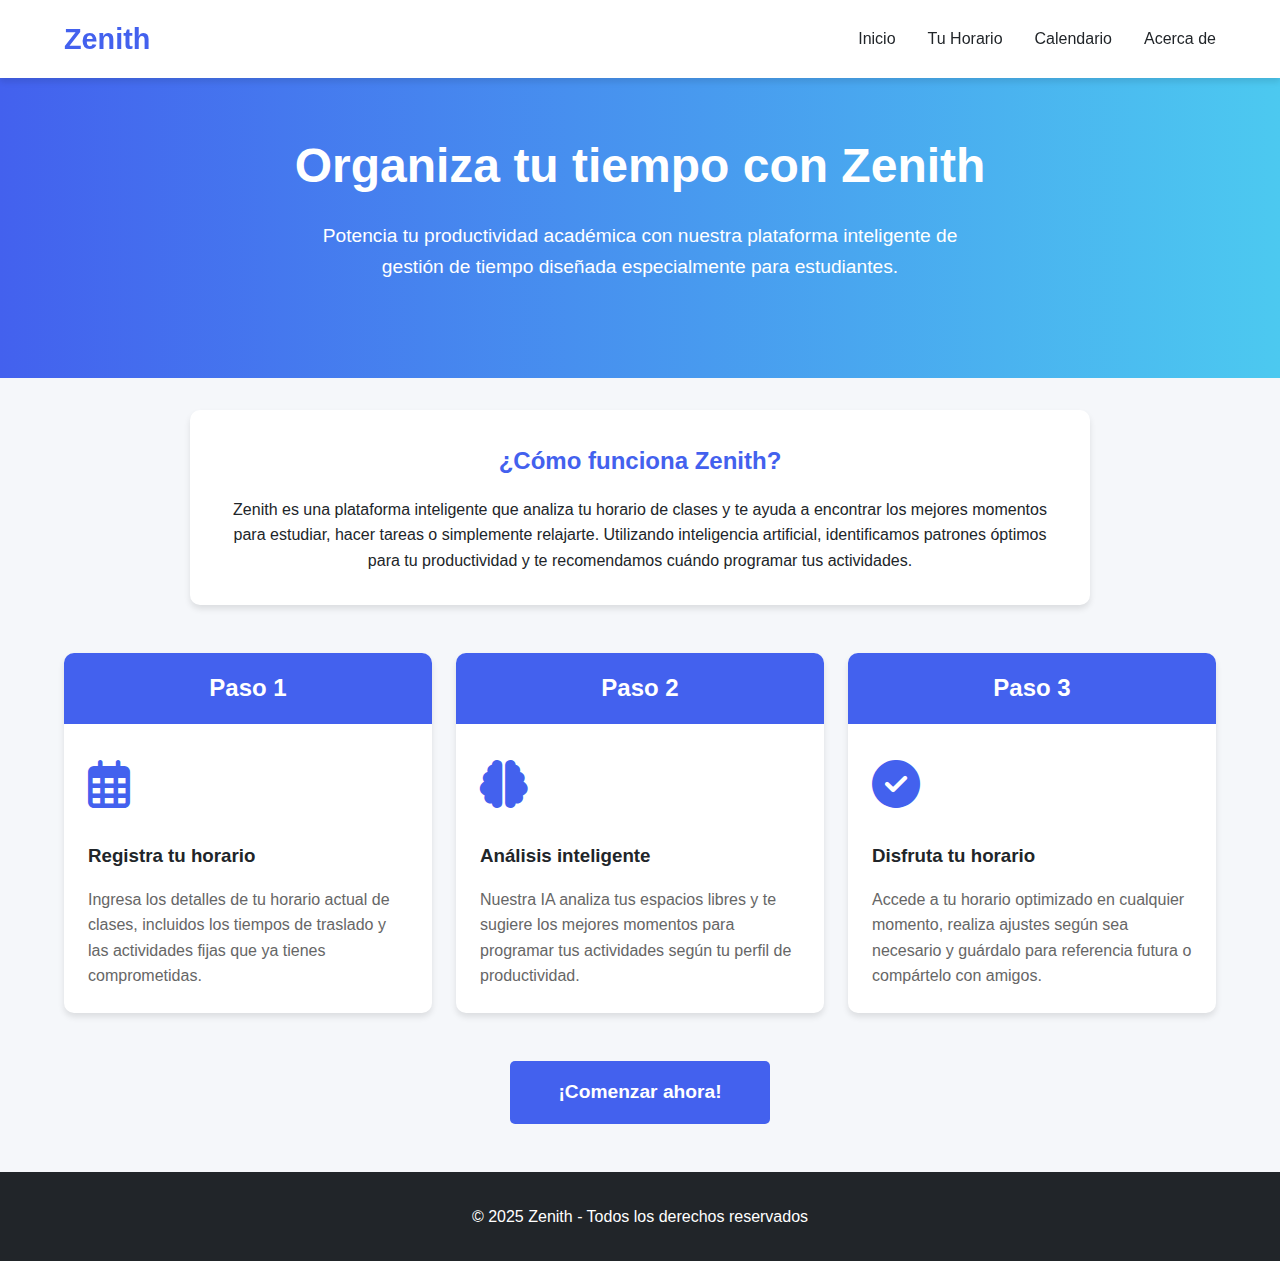
<file: index.html>
<!DOCTYPE html>
<html lang="es">

<head>
    <meta charset="UTF-8">
    <meta name="viewport" content="width=device-width, initial-scale=1.0">
    <title>Zenith - Organizador de tiempo para estudiantes</title>
    <link rel="stylesheet" href="https://cdnjs.cloudflare.com/ajax/libs/font-awesome/6.4.0/css/all.min.css">
    <link rel="stylesheet" href="assets/css/style_index.css">
</head>

<body>
    <header>
        <div class="container">
            <nav class="navbar">
                <a href="index.html" class="logo">Zenith</a>
                <ul class="nav-menu">
                    <li><a href="index.html">Inicio</a></li>
                    <li><a href="Ventanas/pag2/zenith-schedule.html">Tu Horario</a></li>
                    <li><a href="Ventanas/pag3/zenith-finalize.html">Calendario</a></li>
                    <li><a href="Ventanas/pag4/zenith-nosotros.html">Acerca de</a></li>
                </ul>
                <div class="hamburger">
                    <i class="fas fa-bars"></i>
                </div>
            </nav>
        </div>
    </header>

    <section class="hero">
        <div class="container">
            <h1>Organiza tu tiempo con Zenith</h1>
            <p>Potencia tu productividad académica con nuestra plataforma inteligente de gestión de tiempo diseñada
                especialmente para estudiantes.</p>
        </div>
    </section>

    <div class="container">
        <div class="explanation">
            <h2>¿Cómo funciona Zenith?</h2>
            <p>Zenith es una plataforma inteligente que analiza tu horario de clases y te ayuda a encontrar los mejores
                momentos para estudiar, hacer tareas o simplemente relajarte. Utilizando inteligencia artificial,
                identificamos patrones óptimos para tu productividad y te recomendamos cuándo programar tus actividades.
            </p>
        </div>

        <div class="steps-container">
            <div class="step-card">
                <div class="step-number">Paso 1</div>
                <div class="step-content">
                    <div class="step-icon">
                        <i class="far fa-calendar-alt"></i>
                    </div>
                    <h3>Registra tu horario</h3>
                    <p>Ingresa los detalles de tu horario actual de clases, incluidos los tiempos de traslado y las
                        actividades fijas que ya tienes comprometidas.</p>
                </div>
            </div>

            <div class="step-card">
                <div class="step-number">Paso 2</div>
                <div class="step-content">
                    <div class="step-icon">
                        <i class="fas fa-brain"></i>
                    </div>
                    <h3>Análisis inteligente</h3>
                    <p>Nuestra IA analiza tus espacios libres y te sugiere los mejores momentos para programar tus
                        actividades según tu perfil de productividad.</p>
                </div>
            </div>

            <div class="step-card">
                <div class="step-number">Paso 3</div>
                <div class="step-content">
                    <div class="step-icon">
                        <i class="fas fa-check-circle"></i>
                    </div>
                    <h3>Disfruta tu horario</h3>
                    <p>Accede a tu horario optimizado en cualquier momento, realiza ajustes según sea necesario y
                        guárdalo para referencia futura o compártelo con amigos.</p>
                </div>
            </div>
        </div>

        <div class="cta">
            <a href="Ventanas/pag2/zenith-schedule.html" class="btn">¡Comenzar ahora!</a>
        </div>
    </div>

    <footer>
        <div class="container">
            <p>&copy; 2025 Zenith - Todos los derechos reservados</p>
        </div>
    </footer>
    <script src="assets/js/script_index.js"></script>
</body>

</html>
</file>
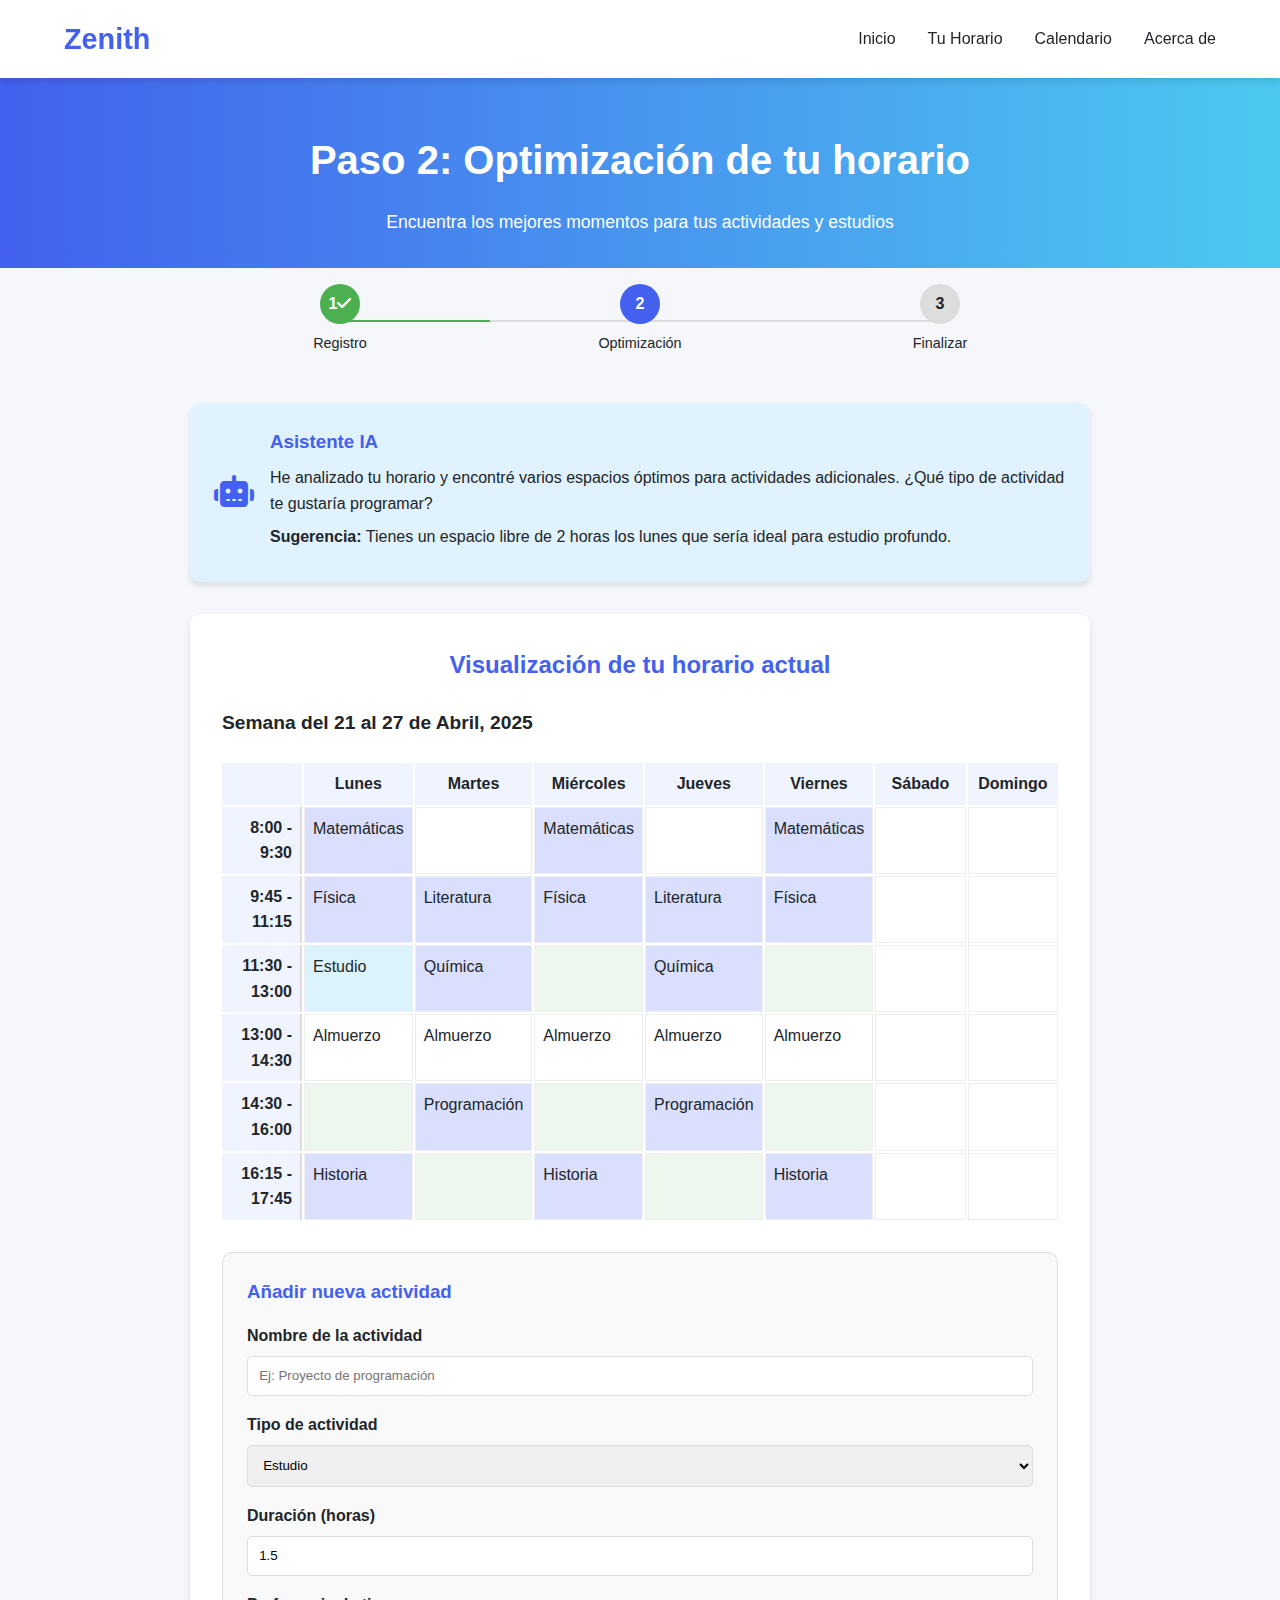
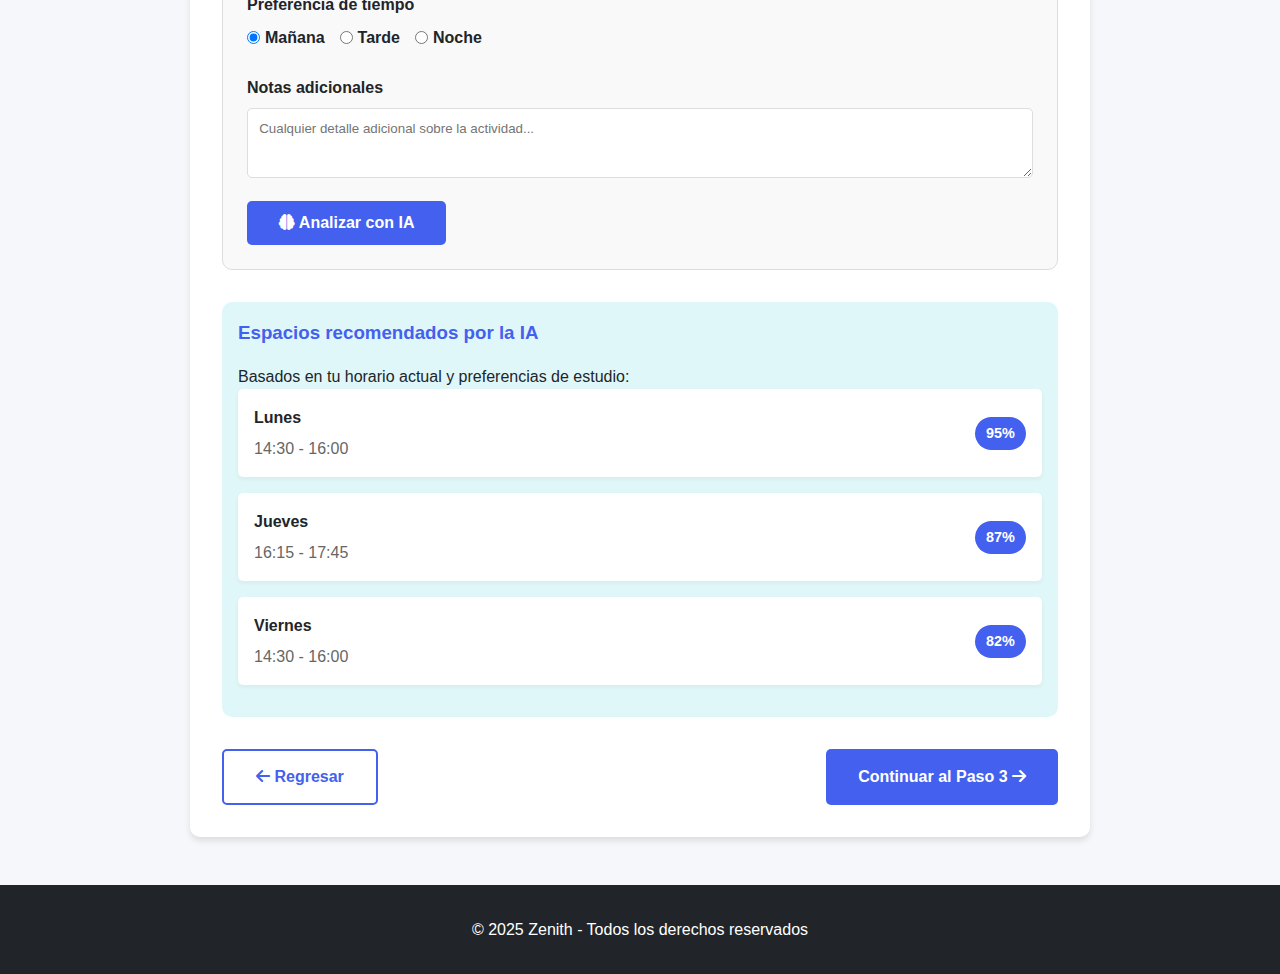
<file: Ventanas/zenith-optimize.html>
<!DOCTYPE html>
<html lang="es">
<head>
    <meta charset="UTF-8">
    <meta name="viewport" content="width=device-width, initial-scale=1.0">
    <title>Optimización de Horario - Zenith</title>
    <link rel="stylesheet" href="https://cdnjs.cloudflare.com/ajax/libs/font-awesome/6.4.0/css/all.min.css">
    <style>
        :root {
            --primary: #4361ee;
            --secondary: #3f37c9;
            --accent: #4cc9f0;
            --light: #f8f9fa;
            --dark: #212529;
            --success: #4caf50;
            --shadow: 0 4px 6px rgba(0, 0, 0, 0.1);
        }
        
        * {
            margin: 0;
            padding: 0;
            box-sizing: border-box;
            font-family: 'Segoe UI', Tahoma, Geneva, Verdana, sans-serif;
        }
        
        body {
            background-color: #f5f7fa;
            color: var(--dark);
            line-height: 1.6;
        }
        
        .container {
            width: 90%;
            max-width: 1200px;
            margin: 0 auto;
        }
        
        header {
            background-color: white;
            box-shadow: var(--shadow);
            position: fixed;
            width: 100%;
            top: 0;
            z-index: 1000;
        }
        
        .navbar {
            display: flex;
            justify-content: space-between;
            align-items: center;
            padding: 1rem 0;
        }
        
        .logo {
            font-size: 1.8rem;
            font-weight: 700;
            color: var(--primary);
            text-decoration: none;
        }
        
        .nav-menu {
            display: flex;
            list-style: none;
        }
        
        .nav-menu li {
            margin-left: 2rem;
        }
        
        .nav-menu a {
            text-decoration: none;
            color: var(--dark);
            font-weight: 500;
            transition: color 0.3s;
        }
        
        .nav-menu a:hover {
            color: var(--primary);
        }
        
        .hamburger {
            display: none;
            cursor: pointer;
            font-size: 1.5rem;
        }
        
        .page-title {
            padding: 8rem 0 2rem;
            text-align: center;
            background: linear-gradient(to right, #4361ee, #4cc9f0);
            color: white;
        }
        
        .page-title h1 {
            font-size: 2.5rem;
            margin-bottom: 1rem;
        }
        
        .page-title p {
            font-size: 1.1rem;
        }
        
        .optimize-container {
            background-color: white;
            border-radius: 10px;
            padding: 2rem;
            margin: 2rem auto;
            box-shadow: var(--shadow);
            max-width: 900px;
        }
        
        .optimize-container h2 {
            color: var(--primary);
            margin-bottom: 1.5rem;
            text-align: center;
        }
        
        .calendar-header {
            display: flex;
            justify-content: space-between;
            align-items: center;
            margin-bottom: 1.5rem;
        }
        
        .calendar-title {
            font-size: 1.2rem;
            font-weight: 600;
        }
        
        .calendar-grid {
            display: grid;
            grid-template-columns: 80px repeat(7, 1fr);
            gap: 2px;
            margin-bottom: 2rem;
        }
        
        .calendar-header-cell {
            text-align: center;
            padding: 0.5rem;
            background-color: #f0f4ff;
            font-weight: 600;
        }
        
        .calendar-time {
            text-align: right;
            padding: 0.5rem;
            background-color: #f0f4ff;
            font-weight: 600;
            border-right: 2px solid #ddd;
        }
        
        .calendar-cell {
            padding: 0.5rem;
            min-height: 50px;
            border: 1px solid #eee;
            position: relative;
        }
        
        .calendar-cell.class {
            background-color: rgba(67, 97, 238, 0.2);
        }
        
        .calendar-cell.study {
            background-color: rgba(76, 201, 240, 0.2);
        }
        
        .calendar-cell.free {
            background-color: rgba(76, 175, 80, 0.1);
            cursor: pointer;
            transition: background-color 0.3s;
        }
        
        .calendar-cell.free:hover {
            background-color: rgba(76, 175, 80, 0.2);
        }
        
        .activity-form {
            margin-top: 2rem;
            padding: 1.5rem;
            border: 1px solid #ddd;
            border-radius: 10px;
            background-color: #f9f9f9;
        }
        
        .activity-form h3 {
            margin-bottom: 1rem;
            color: var(--primary);
        }
        
        .form-group {
            margin-bottom: 1rem;
        }
        
        .form-group label {
            display: block;
            margin-bottom: 0.5rem;
            font-weight: 600;
        }
        
        .form-group input,
        .form-group select,
        .form-group textarea {
            width: 100%;
            padding: 0.7rem;
            border-radius: 5px;
            border: 1px solid #ddd;
        }
        
        .time-pref {
            display: flex;
            gap: 15px;
            margin-bottom: 1rem;
        }
        
        .time-pref label {
            display: flex;
            align-items: center;
            gap: 5px;
            cursor: pointer;
        }
        
        .recommended-slots {
            margin-top: 2rem;
            padding: 1rem;
            background-color: #e0f7fa;
            border-radius: 10px;
        }
        
        .recommended-slots h3 {
            margin-bottom: 1rem;
            color: var(--primary);
        }
        
        .slot-card {
            display: flex;
            justify-content: space-between;
            align-items: center;
            padding: 1rem;
            margin-bottom: 1rem;
            background-color: white;
            border-radius: 5px;
            box-shadow: 0 2px 4px rgba(0, 0, 0, 0.05);
            cursor: pointer;
            transition: transform 0.2s;
        }
        
        .slot-card:hover {
            transform: translateY(-2px);
        }
        
        .slot-info {
            flex: 1;
        }
        
        .slot-day {
            font-weight: 600;
            margin-bottom: 0.3rem;
        }
        
        .slot-time {
            color: #666;
        }
        
        .slot-score {
            background-color: var(--primary);
            color: white;
            padding: 0.3rem 0.7rem;
            border-radius: 20px;
            font-weight: 600;
            font-size: 0.9rem;
        }
        
        .actions {
            display: flex;
            justify-content: space-between;
            margin-top: 2rem;
        }
        
        .btn {
            display: inline-block;
            background-color: var(--primary);
            color: white;
            padding: 0.8rem 2rem;
            border-radius: 5px;
            text-decoration: none;
            font-weight: 600;
            transition: background-color 0.3s;
            border: none;
            cursor: pointer;
            font-size: 1rem;
        }
        
        .btn-outline {
            background-color: transparent;
            border: 2px solid var(--primary);
            color: var(--primary);
        }
        
        .btn:hover {
            background-color: var(--secondary);
        }
        
        .btn-outline:hover {
            background-color: #f0f4ff;
        }
        
        .ai-assist {
            margin: 2rem auto;
            background-color: #e0f2fe;
            border-radius: 10px;
            padding: 1.5rem;
            display: flex;
            align-items: center;
            max-width: 900px;
            box-shadow: var(--shadow);
        }
        
        .ai-icon {
            font-size: 2rem;
            color: var(--primary);
            margin-right: 1rem;
        }
        
        .ai-content {
            flex: 1;
        }
        
        .ai-content h3 {
            margin-bottom: 0.5rem;
            color: var(--primary);
        }
        
        .ai-content p {
            margin-bottom: 0.5rem;
        }
        
        .ai-actions {
            display: flex;
            gap: 10px;
            margin-top: 1rem;
        }
        
        .progress-container {
            display: flex;
            justify-content: space-between;
            align-items: center;
            margin-bottom: 2rem;
            max-width: 900px;
            margin: 0 auto 2rem;
        }
        
        .progress-step {
            flex: 1;
            position: relative;
            text-align: center;
            padding: 1rem 0;
        }
        
        .progress-step::before {
            content: '';
            position: absolute;
            top: 50%;
            left: 0;
            right: 0;
            height: 2px;
            background-color: #ddd;
            z-index: 1;
        }
        
        .progress-step:first-child::before {
            left: 50%;
        }
        
        .progress-step:last-child::before {
            right: 50%;
        }
        
        .step-number {
            width: 40px;
            height: 40px;
            background-color: #ddd;
            border-radius: 50%;
            display: flex;
            justify-content: center;
            align-items: center;
            margin: 0 auto;
            font-weight: 600;
            position: relative;
            z-index: 2;
        }
        
        .step-text {
            margin-top: 0.5rem;
            font-size: 0.9rem;
        }
        
        .progress-step.active .step-number {
            background-color: var(--primary);
            color: white;
        }
        
        .progress-step.complete .step-number {
            background-color: var(--success);
            color: white;
        }
        
        .progress-step.complete .step-number::after {
            content: '\f00c';
            font-family: 'Font Awesome 5 Free';
            font-weight: 900;
        }
        
        .progress-step.complete::before {
            background-color: var(--success);
        }
        
        .loading-overlay {
            position: fixed;
            top: 0;
            left: 0;
            right: 0;
            bottom: 0;
            background-color: rgba(255, 255, 255, 0.8);
            display: flex;
            justify-content: center;
            align-items: center;
            z-index: 1001;
            flex-direction: column;
            display: none;
        }
        
        .loading-spinner {
            border: 5px solid #f3f3f3;
            border-top: 5px solid var(--primary);
            border-radius: 50%;
            width: 50px;
            height: 50px;
            animation: spin 1s linear infinite;
            margin-bottom: 1rem;
        }
        
        .loading-text {
            font-size: 1.2rem;
            font-weight: 600;
            color: var(--primary);
        }
        
        @keyframes spin {
            0% { transform: rotate(0deg); }
            100% { transform: rotate(360deg); }
        }
        
        footer {
            background-color: var(--dark);
            color: white;
            padding: 2rem 0;
            text-align: center;
            margin-top: 3rem;
        }
        
        @media (max-width: 768px) {
            .hamburger {
                display: block;
            }
            
            .nav-menu {
                position: fixed;
                left: -100%;
                top: 70px;
                flex-direction: column;
                background-color: white;
                width: 100%;
                box-shadow: 0 10px 10px rgba(0, 0, 0, 0.1);
                text-align: center;
                transition: 0.3s;
                padding: 1rem 0;
            }
            
            .nav-menu.active {
                left: 0;
            }
            
            .nav-menu li {
                margin: 1rem 0;
            }
            
            .calendar-grid {
                display: block;
                overflow-x: auto;
            }
            
            .calendar-grid {
                min-width: 700px;
            }
            
            .actions {
                flex-direction: column;
                gap: 1rem;
            }
            
            .actions .btn {
                width: 100%;
                text-align: center;
            }
        }
    </style>
</head>
<body>
    <header>
        <div class="container">
            <nav class="navbar">
                <a href="../index.html" class="logo">Zenith</a>
                <ul class="nav-menu">
                    <li><a href="../index.html">Inicio</a></li>
                    <li><a href="pag2/zenith-schedule.html">Tu Horario</a></li>
                    <li><a href="pag3/zenith-finalize.html">Calendario</a></li>
                    <li><a href="about.html">Acerca de</a></li>
                </ul>
                <div class="hamburger">
                    <i class="fas fa-bars"></i>
                </div>
            </nav>
        </div>
    </header>

    <section class="page-title">
        <div class="container">
            <h1>Paso 2: Optimización de tu horario</h1>
            <p>Encuentra los mejores momentos para tus actividades y estudios</p>
        </div>
    </section>

    <div class="container">
        <div class="progress-container">
            <div class="progress-step complete">
                <div class="step-number">1</div>
                <div class="step-text">Registro</div>
            </div>
            <div class="progress-step active">
                <div class="step-number">2</div>
                <div class="step-text">Optimización</div>
            </div>
            <div class="progress-step">
                <div class="step-number">3</div>
                <div class="step-text">Finalizar</div>
            </div>
        </div>

        <div class="ai-assist">
            <div class="ai-icon">
                <i class="fas fa-robot"></i>
            </div>
            <div class="ai-content">
                <h3>Asistente IA</h3>
                <p>He analizado tu horario y encontré varios espacios óptimos para actividades adicionales. ¿Qué tipo de actividad te gustaría programar?</p>
                <p><strong>Sugerencia:</strong> Tienes un espacio libre de 2 horas los lunes que sería ideal para estudio profundo.</p>
            </div>
        </div>

        <div class="optimize-container">
            <h2>Visualización de tu horario actual</h2>
            
            <div class="calendar-header">
                <div class="calendar-title">Semana del 21 al 27 de Abril, 2025</div>
            </div>
            
            <div class="calendar-grid">
                <div class="calendar-header-cell"></div>
                <div class="calendar-header-cell">Lunes</div>
                <div class="calendar-header-cell">Martes</div>
                <div class="calendar-header-cell">Miércoles</div>
                <div class="calendar-header-cell">Jueves</div>
                <div class="calendar-header-cell">Viernes</div>
                <div class="calendar-header-cell">Sábado</div>
                <div class="calendar-header-cell">Domingo</div>
                
                <!-- Fila 8:00 - 9:30 -->
                <div class="calendar-time">8:00 - 9:30</div>
                <div class="calendar-cell class">Matemáticas</div>
                <div class="calendar-cell"></div>
                <div class="calendar-cell class">Matemáticas</div>
                <div class="calendar-cell"></div>
                <div class="calendar-cell class">Matemáticas</div>
                <div class="calendar-cell"></div>
                <div class="calendar-cell"></div>
                
                <!-- Fila 9:45 - 11:15 -->
                <div class="calendar-time">9:45 - 11:15</div>
                <div class="calendar-cell class">Física</div>
                <div class="calendar-cell class">Literatura</div>
                <div class="calendar-cell class">Física</div>
                <div class="calendar-cell class">Literatura</div>
                <div class="calendar-cell class">Física</div>
                <div class="calendar-cell"></div>
                <div class="calendar-cell"></div>
                
                <!-- Fila 11:30 - 13:00 -->
                <div class="calendar-time">11:30 - 13:00</div>
                <div class="calendar-cell study">Estudio</div>
                <div class="calendar-cell class">Química</div>
                <div class="calendar-cell free" id="slot-1"></div>
                <div class="calendar-cell class">Química</div>
                <div class="calendar-cell free" id="slot-2"></div>
                <div class="calendar-cell"></div>
                <div class="calendar-cell"></div>
                
                <!-- Fila 13:00 - 14:30 -->
                <div class="calendar-time">13:00 - 14:30</div>
                <div class="calendar-cell">Almuerzo</div>
                <div class="calendar-cell">Almuerzo</div>
                <div class="calendar-cell">Almuerzo</div>
                <div class="calendar-cell">Almuerzo</div>
                <div class="calendar-cell">Almuerzo</div>
                <div class="calendar-cell"></div>
                <div class="calendar-cell"></div>
                
                <!-- Fila 14:30 - 16:00 -->
                <div class="calendar-time">14:30 - 16:00</div>
                <div class="calendar-cell free" id="slot-3"></div>
                <div class="calendar-cell class">Programación</div>
                <div class="calendar-cell free" id="slot-4"></div>
                <div class="calendar-cell class">Programación</div>
                <div class="calendar-cell free" id="slot-5"></div>
                <div class="calendar-cell"></div>
                <div class="calendar-cell"></div>
                
                <!-- Fila 16:15 - 17:45 -->
                <div class="calendar-time">16:15 - 17:45</div>
                <div class="calendar-cell class">Historia</div>
                <div class="calendar-cell free" id="slot-6"></div>
                <div class="calendar-cell class">Historia</div>
                <div class="calendar-cell free" id="slot-7"></div>
                <div class="calendar-cell class">Historia</div>
                <div class="calendar-cell"></div>
                <div class="calendar-cell"></div>
            </div>
            
            <div class="activity-form">
                <h3>Añadir nueva actividad</h3>
                
                <div class="form-group">
                    <label for="activity-name">Nombre de la actividad</label>
                    <input type="text" id="activity-name" placeholder="Ej: Proyecto de programación">
                </div>
                
                <div class="form-group">
                    <label for="activity-type">Tipo de actividad</label>
                    <select id="activity-type">
                        <option value="study">Estudio</option>
                        <option value="project">Proyecto</option>
                        <option value="personal">Personal</option>
                        <option value="exercise">Ejercicio</option>
                        <option value="rest">Descanso</option>
                    </select>
                </div>
                
                <div class="form-group">
                    <label for="activity-duration">Duración (horas)</label>
                    <input type="number" id="activity-duration" min="0.5" max="5" step="0.5" value="1.5">
                </div>
                
                <div class="form-group">
                    <label>Preferencia de tiempo</label>
                    <div class="time-pref">
                        <label>
                            <input type="radio" name="time-pref" value="morning" checked>
                            Mañana
                        </label>
                        <label>
                            <input type="radio" name="time-pref" value="afternoon">
                            Tarde
                        </label>
                        <label>
                            <input type="radio" name="time-pref" value="evening">
                            Noche
                        </label>
                    </div>
                </div>
                
                <div class="form-group">
                    <label for="activity-notes">Notas adicionales</label>
                    <textarea id="activity-notes" rows="3" placeholder="Cualquier detalle adicional sobre la actividad..."></textarea>
                </div>
                
                <button class="btn" id="analyze-btn">
                    <i class="fas fa-brain"></i> Analizar con IA
                </button>
            </div>
            
            <div class="recommended-slots">
                <h3>Espacios recomendados por la IA</h3>
                <p>Basados en tu horario actual y preferencias de estudio:</p>
                
                <div class="slot-card" data-slot="3">
                    <div class="slot-info">
                        <div class="slot-day">Lunes</div>
                        <div class="slot-time">14:30 - 16:00</div>
                    </div>
                    <div class="slot-score">95%</div>
                </div>
                
                <div class="slot-card" data-slot="7">
                    <div class="slot-info">
                        <div class="slot-day">Jueves</div>
                        <div class="slot-time">16:15 - 17:45</div>
                    </div>
                    <div class="slot-score">87%</div>
                </div>
                
                <div class="slot-card" data-slot="5">
                    <div class="slot-info">
                        <div class="slot-day">Viernes</div>
                        <div class="slot-time">14:30 - 16:00</div>
                    </div>
                    <div class="slot-score">82%</div>
                </div>
            </div>
            
            <div class="actions">
                <a href="pag2/zenith-schedule.html" class="btn btn-outline">
                    <i class="fas fa-arrow-left"></i> Regresar
                </a>
                <button class="btn" id="continue-btn">
                    Continuar al Paso 3 <i class="fas fa-arrow-right"></i>
                </button>
            </div>
        </div>
    </div>

    <div class="loading-overlay" id="loading-overlay">
        <div class="loading-spinner"></div>
        <div class="loading-text">La IA está analizando tu horario...</div>
    </div>

    <footer>
        <div class="container">
            <p>&copy; 2025 Zenith - Todos los derechos reservados</p>
        </div>
    </footer>

    <script>
        // JavaScript para el menú hamburguesa
        const hamburger = document.querySelector('.hamburger');
        const navMenu = document.querySelector('.nav-menu');

        hamburger.addEventListener('click', () => {
            navMenu.classList.toggle('active');
        });

        // Cerrar menú al hacer clic en un enlace
        document.querySelectorAll('.nav-menu a').forEach(link => {
            link.addEventListener('click', () => {
                navMenu.classList.remove('active');
            });
        });
        
        // Simulación del análisis de IA
        document.getElementById('analyze-btn').addEventListener('click', () => {
            const loadingOverlay = document.getElementById('loading-overlay');
            
            // Mostrar overlay de carga
            loadingOverlay.style.display = 'flex';
            
            // Simulación del tiempo de procesamiento
            setTimeout(() => {
                loadingOverlay.style.display = 'none';
                
                // Aquí se conectaría con la API de Gemini para el análisis real
                alert('¡Análisis completo! Se han encontrado espacios óptimos para tu actividad.');
            }, 2000);
        });
        
        // Selección de espacios recomendados
        document.querySelectorAll('.slot-card').forEach(card => {
            card.addEventListener('click', () => {
                const slotId = card.dataset.slot;
                
                // Simulación de selección (en una implementación real se marcaría en el calendario)
                alert(`Has seleccionado el espacio con ID ${slotId}. Esta actividad se añadirá a tu horario.`);
                
                // Marcar visual en el calendario
                document.getElementById(`slot-${slotId}`).classList.add('study');
                document.getElementById(`slot-${slotId}`).classList.remove('free');
                document.getElementById(`slot-${slotId}`).textContent = document.getElementById('activity-name').value || 'Nueva actividad';
            });
        });
        
        // Espacios libres clickeables
        document.querySelectorAll('.calendar-cell.free').forEach(cell => {
            cell.addEventListener('click', () => {
                cell.classList.add('study');
                cell.classList.remove('free');
                cell.textContent = document.getElementById('activity-name').value || 'Nueva actividad';
            });
        });
        
        // Continuar al paso 3
        document.getElementById('continue-btn').addEventListener('click', () => {
            // Guardar los datos del horario optimizado en localStorage
            // Esto es simulado - en una implementación real procesaríamos los datos
            
            // Redireccionar al siguiente paso
            window.location.href = 'pag3/zenith-finalize.html';
        });
        
        // Cargar datos del paso anterior
        // Esto es simulado - en una implementación real cargaríamos los datos de localStorage o de la API
        window.addEventListener('DOMContentLoaded', () => {
            // Cargar horario desde localStorage si existe
            const savedSchedule = localStorage.getItem('zenithSchedule');
            if (savedSchedule) {
                console.log('Horario cargado:', JSON.parse(savedSchedule));
                // Actualizar la UI con el horario cargado
            }
        });
    </script>
</body>
</html>
</file>
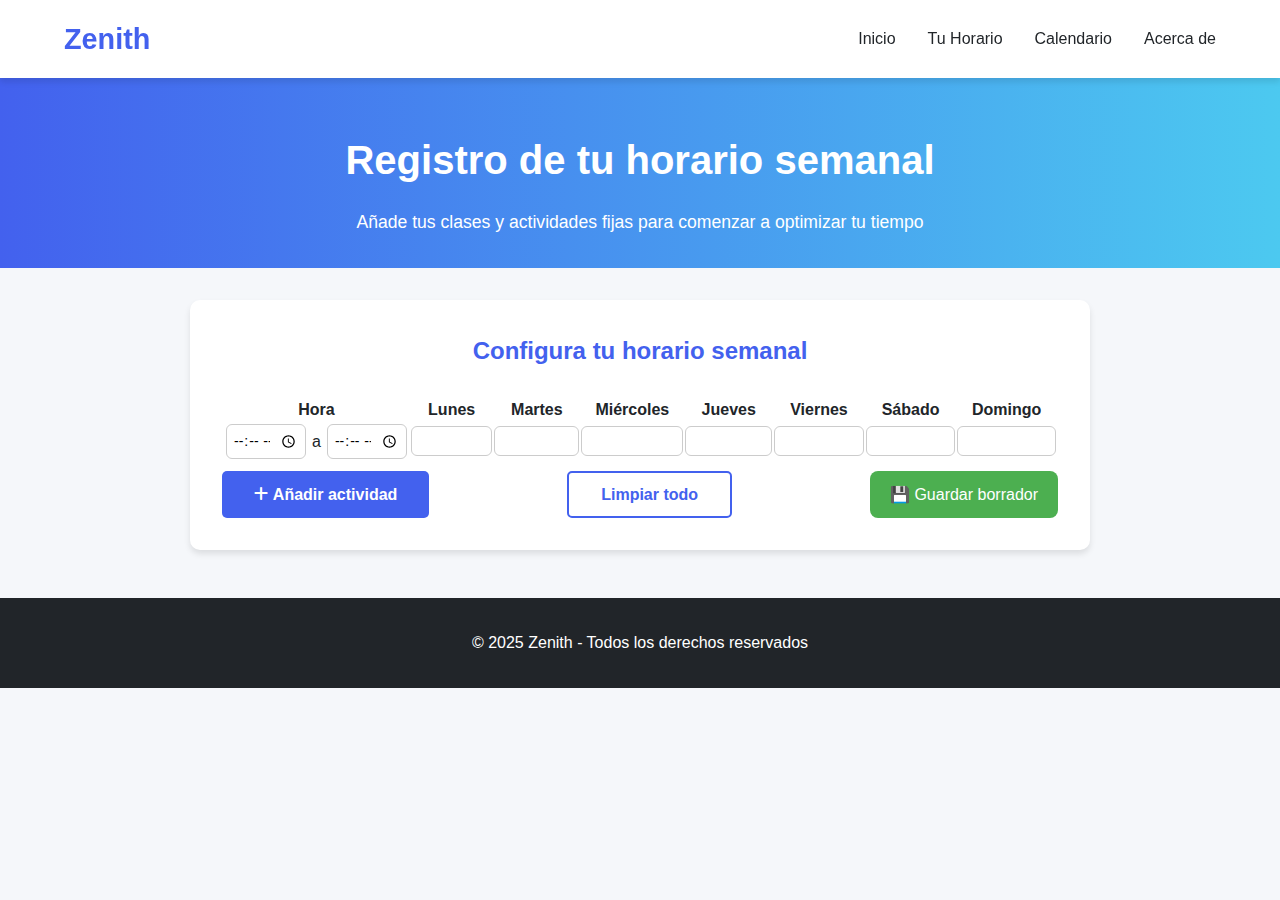
<file: Ventanas/pag2/zenith-schedule.html>
<!DOCTYPE html>
<html lang="es">

<head>
    <meta charset="UTF-8">
    <meta name="viewport" content="width=device-width, initial-scale=1.0">
    <title>Horario Semanal - Zenith</title>
    <link rel="stylesheet" href="https://cdnjs.cloudflare.com/ajax/libs/font-awesome/6.4.0/css/all.min.css">
    <link rel="stylesheet" href="../../assets/css/style_shedule.css">
</head>

<body>
    <header>
        <div class="container">
            <nav class="navbar">
                <a href="index.html" class="logo">Zenith</a>
                <ul class="nav-menu">
                    <li><a href="../../index.html">Inicio</a></li>
                    <li><a href="zenith-schedule.html">Tu Horario</a></li>
                    <li><a href="../pag3/zenith-finalize.html">Calendario</a></li>
                    <li><a href="../pag4/zenith-nosotros.html">Acerca de</a></li>
                </ul>
                <div class="hamburger">
                    <i class="fas fa-bars"></i>
                </div>
            </nav>
        </div>
    </header>

    <section class="page-title">
        <div class="container">
            <h1>Registro de tu horario semanal</h1>
            <p>Añade tus clases y actividades fijas para comenzar a optimizar tu tiempo</p>
        </div>
    </section>

    <div class="container">
        <div class="schedule-container">
            <h2>Configura tu horario semanal</h2>
            <table id="schedule-table">
                <thead>
                    <tr>
                        <th>Hora</th>
                        <th>Lunes</th>
                        <th>Martes</th>
                        <th>Miércoles</th>
                        <th>Jueves</th>
                        <th>Viernes</th>
                        <th>Sábado</th>
                        <th>Domingo</th>
                    </tr>
                </thead>
                <tbody id="schedule-body">
                    <tr>
                        <td>
                            <input type="time"> a <input type="time">
                        </td>
                        <td><input type="text"></td>
                        <td><input type="text"></td>
                        <td><input type="text"></td>
                        <td><input type="text"></td>
                        <td><input type="text"></td>
                        <td><input type="text"></td>
                        <td><input type="text"></td>
                    </tr>
                </tbody>
            </table>

            <div class="actions" style="margin-top: 10px;">
                <button class="btn" onclick="addRow()"><i class="fas fa-plus"></i> Añadir actividad</button>
                <button class="btn btn-outline" onclick="clearSchedule()">Limpiar todo</button>
                <button id="save-draft" class="save-draft">
                    💾 Guardar borrador
                </button>
            </div>
        </div>
    </div>

    <footer>
        <div class="container">
            <p>&copy; 2025 Zenith - Todos los derechos reservados</p>
        </div>
    </footer>


    <script src="../../assets/js/script_schedule.js"></script>
</body>

</html>
</file>
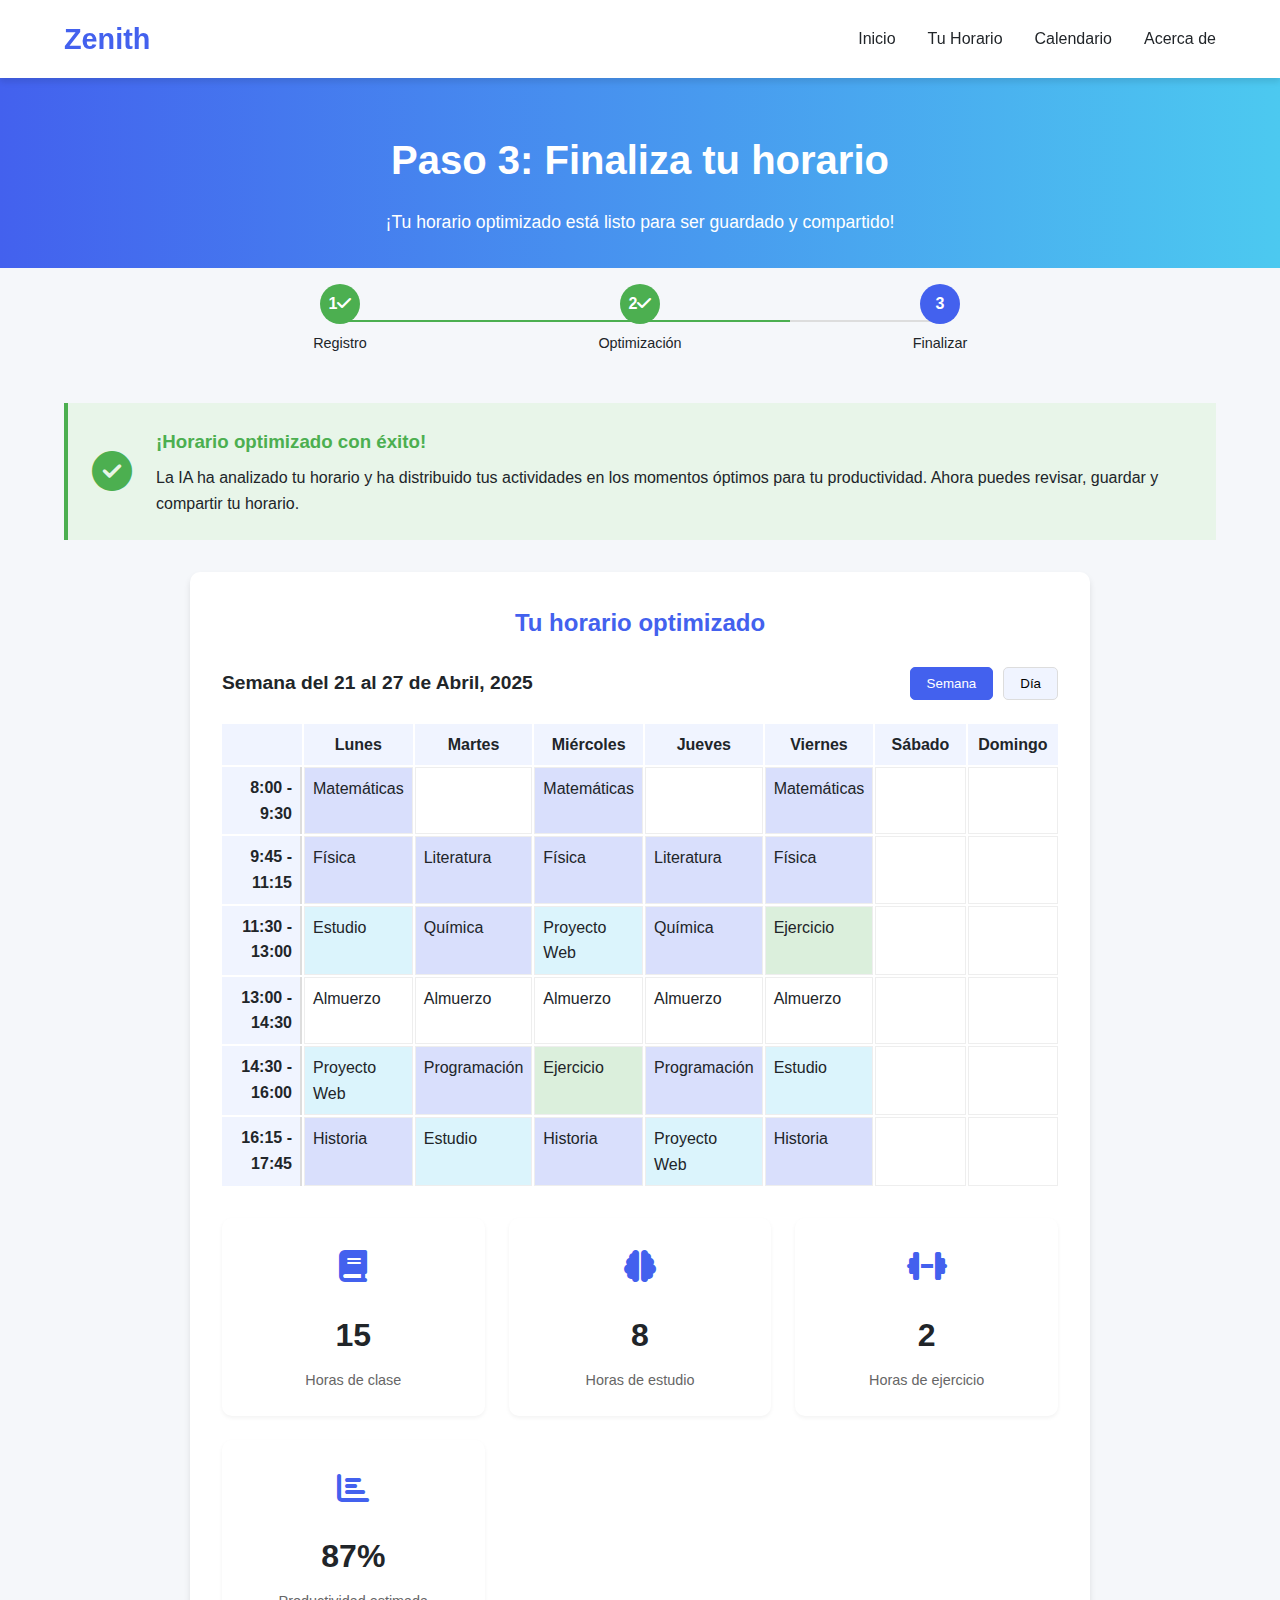
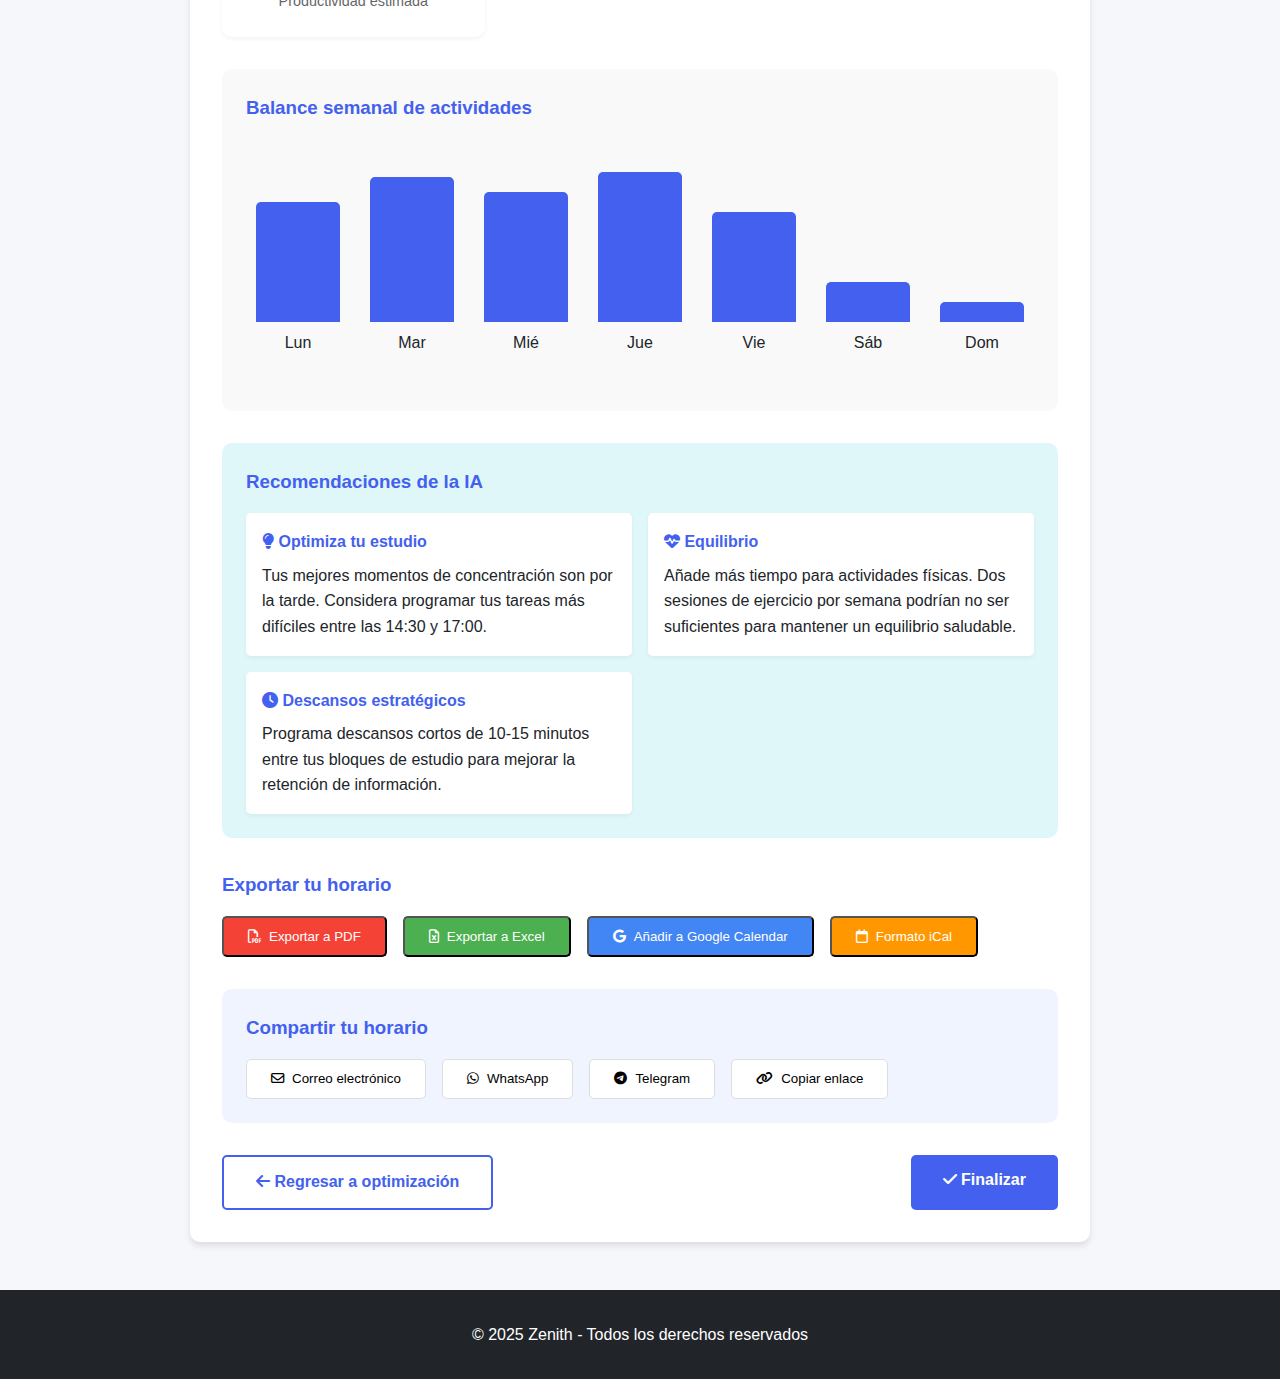
<file: Ventanas/pag3/zenith-finalize.html>
<!DOCTYPE html>
<html lang="es">
<head>
    <meta charset="UTF-8">
    <meta name="viewport" content="width=device-width, initial-scale=1.0">
    <title>Finalizar Horario - Zenith</title>
    <link rel="stylesheet" href="https://cdnjs.cloudflare.com/ajax/libs/font-awesome/6.4.0/css/all.min.css">
    <style>
        :root {
            --primary: #4361ee;
            --secondary: #3f37c9;
            --accent: #4cc9f0;
            --light: #f8f9fa;
            --dark: #212529;
            --success: #4caf50;
            --shadow: 0 4px 6px rgba(0, 0, 0, 0.1);
        }
        
        * {
            margin: 0;
            padding: 0;
            box-sizing: border-box;
            font-family: 'Segoe UI', Tahoma, Geneva, Verdana, sans-serif;
        }
        
        body {
            background-color: #f5f7fa;
            color: var(--dark);
            line-height: 1.6;
        }
        
        .container {
            width: 90%;
            max-width: 1200px;
            margin: 0 auto;
        }
        
        header {
            background-color: white;
            box-shadow: var(--shadow);
            position: fixed;
            width: 100%;
            top: 0;
            z-index: 1000;
        }
        
        .navbar {
            display: flex;
            justify-content: space-between;
            align-items: center;
            padding: 1rem 0;
        }
        
        .logo {
            font-size: 1.8rem;
            font-weight: 700;
            color: var(--primary);
            text-decoration: none;
        }
        
        .nav-menu {
            display: flex;
            list-style: none;
        }
        
        .nav-menu li {
            margin-left: 2rem;
        }
        
        .nav-menu a {
            text-decoration: none;
            color: var(--dark);
            font-weight: 500;
            transition: color 0.3s;
        }
        
        .nav-menu a:hover {
            color: var(--primary);
        }
        
        .hamburger {
            display: none;
            cursor: pointer;
            font-size: 1.5rem;
        }
        
        .page-title {
            padding: 8rem 0 2rem;
            text-align: center;
            background: linear-gradient(to right, #4361ee, #4cc9f0);
            color: white;
        }
        
        .page-title h1 {
            font-size: 2.5rem;
            margin-bottom: 1rem;
        }
        
        .page-title p {
            font-size: 1.1rem;
        }
        
        .finalize-container {
            background-color: white;
            border-radius: 10px;
            padding: 2rem;
            margin: 2rem auto;
            box-shadow: var(--shadow);
            max-width: 900px;
        }
        
        .finalize-container h2 {
            color: var(--primary);
            margin-bottom: 1.5rem;
            text-align: center;
        }
        
        .calendar-header {
            display: flex;
            justify-content: space-between;
            align-items: center;
            margin-bottom: 1.5rem;
        }
        
        .calendar-title {
            font-size: 1.2rem;
            font-weight: 600;
        }
        
        .calendar-controls {
            display: flex;
            gap: 10px;
        }
        
        .calendar-view-btn {
            padding: 0.5rem 1rem;
            background-color: #f0f4ff;
            border: 1px solid #ddd;
            border-radius: 5px;
            cursor: pointer;
            font-weight: 500;
            transition: all 0.3s;
        }
        
        .calendar-view-btn.active {
            background-color: var(--primary);
            color: white;
            border-color: var(--primary);
        }
        
        .calendar-grid {
            display: grid;
            grid-template-columns: 80px repeat(7, 1fr);
            gap: 2px;
            margin-bottom: 2rem;
        }
        
        .calendar-header-cell {
            text-align: center;
            padding: 0.5rem;
            background-color: #f0f4ff;
            font-weight: 600;
        }
        
        .calendar-time {
            text-align: right;
            padding: 0.5rem;
            background-color: #f0f4ff;
            font-weight: 600;
            border-right: 2px solid #ddd;
        }
        
        .calendar-cell {
            padding: 0.5rem;
            min-height: 50px;
            border: 1px solid #eee;
            position: relative;
        }
        
        .calendar-cell.class {
            background-color: rgba(67, 97, 238, 0.2);
        }
        
        .calendar-cell.study {
            background-color: rgba(76, 201, 240, 0.2);
        }
        
        .calendar-cell.personal {
            background-color: rgba(76, 175, 80, 0.2);
        }
        
        .success-box {
            background-color: #e8f5e9;
            border-left: 4px solid var(--success);
            padding: 1.5rem;
            margin: 2rem 0;
            display: flex;
            align-items: center;
        }
        
        .success-icon {
            font-size: 2.5rem;
            color: var(--success);
            margin-right: 1.5rem;
        }
        
        .success-content h3 {
            color: var(--success);
            margin-bottom: 0.5rem;
        }
        
        .stats-container {
            margin: 2rem 0;
            display: grid;
            grid-template-columns: repeat(auto-fit, minmax(200px, 1fr));
            gap: 1.5rem;
        }
        
        .stat-card {
            background-color: white;
            border-radius: 10px;
            padding: 1.5rem;
            box-shadow: 0 2px 4px rgba(0, 0, 0, 0.05);
            text-align: center;
        }
        
        .stat-icon {
            font-size: 2rem;
            color: var(--primary);
            margin-bottom: 1rem;
        }
        
        .stat-value {
            font-size: 2rem;
            font-weight: 700;
            color: var(--dark);
            margin-bottom: 0.5rem;
        }
        
        .stat-label {
            color: #666;
            font-size: 0.9rem;
        }
        
        .share-options {
            margin: 2rem 0;
            padding: 1.5rem;
            background-color: #f0f4ff;
            border-radius: 10px;
        }
        
        .share-options h3 {
            margin-bottom: 1rem;
            color: var(--primary);
        }
        
        .share-buttons {
            display: flex;
            flex-wrap: wrap;
            gap: 1rem;
        }
        
        .share-btn {
            display: flex;
            align-items: center;
            gap: 8px;
            padding: 0.7rem 1.5rem;
            background-color: white;
            border: 1px solid #ddd;
            border-radius: 5px;
            cursor: pointer;
            transition: all 0.3s;
        }
        
        .share-btn:hover {
            transform: translateY(-2px);
            box-shadow: 0 2px 5px rgba(0, 0, 0, 0.1);
        }
        
        .export-options {
            margin: 2rem 0;
        }
        
        .export-options h3 {
            margin-bottom: 1rem;
            color: var(--primary);
        }
        
        .export-buttons {
            display: flex;
            flex-wrap: wrap;
            gap: 1rem;
        }
        
        .export-btn {
            display: flex;
            align-items: center;
            gap: 8px;
            padding: 0.7rem 1.5rem;
            border-radius: 5px;
            cursor: pointer;
            transition: all 0.3s;
            font-weight: 500;
        }
        
        .export-pdf {
            background-color: #f44336;
            color: white;
        }
        
        .export-excel {
            background-color: #4caf50;
            color: white;
        }
        
        .export-google {
            background-color: #4285f4;
            color: white;
        }
        
        .export-ical {
            background-color: #ff9800;
            color: white;
        }
        
        .actions {
            display: flex;
            justify-content: space-between;
            margin-top: 2rem;
        }
        
        .btn {
            display: inline-block;
            background-color: var(--primary);
            color: white;
            padding: 0.8rem 2rem;
            border-radius: 5px;
            text-decoration: none;
            font-weight: 600;
            transition: background-color 0.3s;
            border: none;
            cursor: pointer;
            font-size: 1rem;
        }
        
        .btn-outline {
            background-color: transparent;
            border: 2px solid var(--primary);
            color: var(--primary);
        }
        
        .btn:hover {
            background-color: var(--secondary);
        }
        
        .btn-outline:hover {
            background-color: #f0f4ff;
        }
        
        .progress-container {
            display: flex;
            justify-content: space-between;
            align-items: center;
            margin-bottom: 2rem;
            max-width: 900px;
            margin: 0 auto 2rem;
        }
        
        .progress-step {
            flex: 1;
            position: relative;
            text-align: center;
            padding: 1rem 0;
        }
        
        .progress-step::before {
            content: '';
            position: absolute;
            top: 50%;
            left: 0;
            right: 0;
            height: 2px;
            background-color: #ddd;
            z-index: 1;
        }
        
        .progress-step:first-child::before {
            left: 50%;
        }
        
        .progress-step:last-child::before {
            right: 50%;
        }
        
        .step-number {
            width: 40px;
            height: 40px;
            background-color: #ddd;
            border-radius: 50%;
            display: flex;
            justify-content: center;
            align-items: center;
            margin: 0 auto;
            font-weight: 600;
            position: relative;
            z-index: 2;
        }
        
        .step-text {
            margin-top: 0.5rem;
            font-size: 0.9rem;
        }
        
        .progress-step.active .step-number {
            background-color: var(--primary);
            color: white;
        }
        
        .progress-step.complete .step-number {
            background-color: var(--success);
            color: white;
        }
        
        .progress-step.complete .step-number::after {
            content: '\f00c';
            font-family: 'Font Awesome 5 Free';
            font-weight: 900;
        }
        
        .progress-step.complete::before {
            background-color: var(--success);
        }
        
        .weekly-overview {
            padding: 1.5rem;
            background-color: #f9f9f9;
            border-radius: 10px;
            margin: 2rem 0;
        }
        
        .weekly-overview h3 {
            margin-bottom: 1rem;
            color: var(--primary);
        }
        
        .weekly-graph {
            height: 200px;
            display: flex;
            align-items: flex-end;
            gap: 10px;
            margin: 2rem 0;
        }
        
        .weekly-bar {
            flex: 1;
            display: flex;
            flex-direction: column;
            align-items: center;
        }
        
        .bar-container {
            width: 100%;
            display: flex;
            flex-direction: column;
            align-items: center;
        }
        
        .bar {
            width: 80%;
            background-color: var(--primary);
            border-radius: 5px 5px 0 0;
        }
        
        .bar-label {
            margin-top: 0.5rem;
            font-weight: 500;
        }
        
        .recommendations {
            margin: 2rem 0;
            padding: 1.5rem;
            background-color: #e0f7fa;
            border-radius: 10px;
        }
        
        .recommendations h3 {
            margin-bottom: 1rem;
            color: var(--primary);
        }
        
        .recommendation-items {
            display: grid;
            grid-template-columns: repeat(auto-fit, minmax(300px, 1fr));
            gap: 1rem;
        }
        
        .recommendation-item {
            background-color: white;
            padding: 1rem;
            border-radius: 5px;
            box-shadow: 0 2px 4px rgba(0, 0, 0, 0.05);
        }
        
        .recommendation-title {
            font-weight: 600;
            color: var(--primary);
            margin-bottom: 0.5rem;
        }
        
        footer {
            background-color: var(--dark);
            color: white;
            padding: 2rem 0;
            text-align: center;
            margin-top: 3rem;
        }
        
        @media (max-width: 768px) {
            .hamburger {
                display: block;
            }
            
            .nav-menu {
                position: fixed;
                left: -100%;
                top: 70px;
                flex-direction: column;
                background-color: white;
                width: 100%;
                box-shadow: 0 10px 10px rgba(0, 0, 0, 0.1);
                text-align: center;
                transition: 0.3s;
                padding: 1rem 0;
            }
            
            .nav-menu.active {
                left: 0;
            }
            
            .nav-menu li {
                margin: 1rem 0;
            }
            
            .calendar-grid {
                display: block;
                overflow-x: auto;
            }
            
            .calendar-grid {
                min-width: 700px;
            }
            
            .actions {
                flex-direction: column;
                gap: 1rem;
            }
            
            .actions .btn {
                width: 100%;
                text-align: center;
            }
            
            .stats-container {
                grid-template-columns: 1fr;
            }
            
            .share-buttons, .export-buttons {
                flex-direction: column;
            }
            
            .share-btn, .export-btn {
                width: 100%;
                justify-content: center;
                margin-bottom: 0.5rem;
            }
        }
    </style>
</head>
<body>
    <header>
        <div class="container">
            <nav class="navbar">
                <a href="../../index.html" class="logo">Zenith</a>
                <ul class="nav-menu">
                    <li><a href="../../index.html">Inicio</a></li>
                    <li><a href="../pag2/zenith-schedule.html">Tu Horario</a></li>
                    <li><a href="zenith-finalize.html">Calendario</a></li>
                    <li><a href="about.html">Acerca de</a></li>
                </ul>
                <div class="hamburger">
                    <i class="fas fa-bars"></i>
                </div>
            </nav>
        </div>
    </header>

    <section class="page-title">
        <div class="container">
            <h1>Paso 3: Finaliza tu horario</h1>
            <p>¡Tu horario optimizado está listo para ser guardado y compartido!</p>
        </div>
    </section>

    <div class="container">
        <div class="progress-container">
            <div class="progress-step complete">
                <div class="step-number">1</div>
                <div class="step-text">Registro</div>
            </div>
            <div class="progress-step complete">
                <div class="step-number">2</div>
                <div class="step-text">Optimización</div>
            </div>
            <div class="progress-step active">
                <div class="step-number">3</div>
                <div class="step-text">Finalizar</div>
            </div>
        </div>

        <div class="success-box">
            <div class="success-icon">
                <i class="fas fa-check-circle"></i>
            </div>
            <div class="success-content">
                <h3>¡Horario optimizado con éxito!</h3>
                <p>La IA ha analizado tu horario y ha distribuido tus actividades en los momentos óptimos para tu productividad. Ahora puedes revisar, guardar y compartir tu horario.</p>
            </div>
        </div>

        <div class="finalize-container">
            <h2>Tu horario optimizado</h2>
            
            <div class="calendar-header">
                <div class="calendar-title">Semana del 21 al 27 de Abril, 2025</div>
                <div class="calendar-controls">
                    <button class="calendar-view-btn active" data-view="week">Semana</button>
                    <button class="calendar-view-btn" data-view="day">Día</button>
                </div>
            </div>
            
            <div class="calendar-grid">
                <div class="calendar-header-cell"></div>
                <div class="calendar-header-cell">Lunes</div>
                <div class="calendar-header-cell">Martes</div>
                <div class="calendar-header-cell">Miércoles</div>
                <div class="calendar-header-cell">Jueves</div>
                <div class="calendar-header-cell">Viernes</div>
                <div class="calendar-header-cell">Sábado</div>
                <div class="calendar-header-cell">Domingo</div>
                
                <!-- Fila 8:00 - 9:30 -->
                <div class="calendar-time">8:00 - 9:30</div>
                <div class="calendar-cell class">Matemáticas</div>
                <div class="calendar-cell"></div>
                <div class="calendar-cell class">Matemáticas</div>
                <div class="calendar-cell"></div>
                <div class="calendar-cell class">Matemáticas</div>
                <div class="calendar-cell"></div>
                <div class="calendar-cell"></div>
                
                <!-- Fila 9:45 - 11:15 -->
                <div class="calendar-time">9:45 - 11:15</div>
                <div class="calendar-cell class">Física</div>
                <div class="calendar-cell class">Literatura</div>
                <div class="calendar-cell class">Física</div>
                <div class="calendar-cell class">Literatura</div>
                <div class="calendar-cell class">Física</div>
                <div class="calendar-cell"></div>
                <div class="calendar-cell"></div>
                
                <!-- Fila 11:30 - 13:00 -->
                <div class="calendar-time">11:30 - 13:00</div>
                <div class="calendar-cell study">Estudio</div>
                <div class="calendar-cell class">Química</div>
                <div class="calendar-cell study">Proyecto Web</div>
                <div class="calendar-cell class">Química</div>
                <div class="calendar-cell personal">Ejercicio</div>
                <div class="calendar-cell"></div>
                <div class="calendar-cell"></div>
                
                <!-- Fila 13:00 - 14:30 -->
                <div class="calendar-time">13:00 - 14:30</div>
                <div class="calendar-cell">Almuerzo</div>
                <div class="calendar-cell">Almuerzo</div>
                <div class="calendar-cell">Almuerzo</div>
                <div class="calendar-cell">Almuerzo</div>
                <div class="calendar-cell">Almuerzo</div>
                <div class="calendar-cell"></div>
                <div class="calendar-cell"></div>
                
                <!-- Fila 14:30 - 16:00 -->
                <div class="calendar-time">14:30 - 16:00</div>
                <div class="calendar-cell study">Proyecto Web</div>
                <div class="calendar-cell class">Programación</div>
                <div class="calendar-cell personal">Ejercicio</div>
                <div class="calendar-cell class">Programación</div>
                <div class="calendar-cell study">Estudio</div>
                <div class="calendar-cell"></div>
                <div class="calendar-cell"></div>
                
                <!-- Fila 16:15 - 17:45 -->
                <div class="calendar-time">16:15 - 17:45</div>
                <div class="calendar-cell class">Historia</div>
                <div class="calendar-cell study">Estudio</div>
                <div class="calendar-cell class">Historia</div>
                <div class="calendar-cell study">Proyecto Web</div>
                <div class="calendar-cell class">Historia</div>
                <div class="calendar-cell"></div>
                <div class="calendar-cell"></div>
            </div>
            
            <div class="stats-container">
                <div class="stat-card">
                    <div class="stat-icon">
                        <i class="fas fa-book"></i>
                    </div>
                    <div class="stat-value">15</div>
                    <div class="stat-label">Horas de clase</div>
                </div>
                
                <div class="stat-card">
                    <div class="stat-icon">
                        <i class="fas fa-brain"></i>
                    </div>
                    <div class="stat-value">8</div>
                    <div class="stat-label">Horas de estudio</div>
                </div>
                
                <div class="stat-card">
                    <div class="stat-icon">
                        <i class="fas fa-dumbbell"></i>
                    </div>
                    <div class="stat-value">2</div>
                    <div class="stat-label">Horas de ejercicio</div>
                </div>
                
                <div class="stat-card">
                    <div class="stat-icon">
                        <i class="fas fa-chart-bar"></i>
                    </div>
                    <div class="stat-value">87%</div>
                    <div class="stat-label">Productividad estimada</div>
                </div>
            </div>
            
            <div class="weekly-overview">
                <h3>Balance semanal de actividades</h3>
                
                <div class="weekly-graph">
                    <div class="weekly-bar">
                        <div class="bar-container">
                            <div class="bar" style="height: 120px;"></div>
                        </div>
                        <div class="bar-label">Lun</div>
                    </div>
                    <div class="weekly-bar">
                        <div class="bar-container">
                            <div class="bar" style="height: 145px;"></div>
                        </div>
                        <div class="bar-label">Mar</div>
                    </div>
                    <div class="weekly-bar">
                        <div class="bar-container">
                            <div class="bar" style="height: 130px;"></div>
                        </div>
                        <div class="bar-label">Mié</div>
                    </div>
                    <div class="weekly-bar">
                        <div class="bar-container">
                            <div class="bar" style="height: 150px;"></div>
                        </div>
                        <div class="bar-label">Jue</div>
                    </div>
                    <div class="weekly-bar">
                        <div class="bar-container">
                            <div class="bar" style="height: 110px;"></div>
                        </div>
                        <div class="bar-label">Vie</div>
                    </div>
                    <div class="weekly-bar">
                        <div class="bar-container">
                            <div class="bar" style="height: 40px;"></div>
                        </div>
                        <div class="bar-label">Sáb</div>
                    </div>
                    <div class="weekly-bar">
                        <div class="bar-container">
                            <div class="bar" style="height: 20px;"></div>
                        </div>
                        <div class="bar-label">Dom</div>
                    </div>
                </div>
            </div>
            
            <div class="recommendations">
                <h3>Recomendaciones de la IA</h3>
                
                <div class="recommendation-items">
                    <div class="recommendation-item">
                        <div class="recommendation-title">
                            <i class="fas fa-lightbulb"></i> Optimiza tu estudio
                        </div>
                        <p>Tus mejores momentos de concentración son por la tarde. Considera programar tus tareas más difíciles entre las 14:30 y 17:00.</p>
                    </div>
                    
                    <div class="recommendation-item">
                        <div class="recommendation-title">
                            <i class="fas fa-heartbeat"></i> Equilibrio
                        </div>
                        <p>Añade más tiempo para actividades físicas. Dos sesiones de ejercicio por semana podrían no ser suficientes para mantener un equilibrio saludable.</p>
                    </div>
                    
                    <div class="recommendation-item">
                        <div class="recommendation-title">
                            <i class="fas fa-clock"></i> Descansos estratégicos
                        </div>
                        <p>Programa descansos cortos de 10-15 minutos entre tus bloques de estudio para mejorar la retención de información.</p>
                    </div>
                </div>
            </div>
            
            <div class="export-options">
                <h3>Exportar tu horario</h3>
                
                <div class="export-buttons">
                    <button class="export-btn export-pdf">
                        <i class="far fa-file-pdf"></i> Exportar a PDF
                    </button>
                    
                    <button class="export-btn export-excel">
                        <i class="far fa-file-excel"></i> Exportar a Excel
                    </button>
                    
                    <button class="export-btn export-google">
                        <i class="fab fa-google"></i> Añadir a Google Calendar
                    </button>
                    
                    <button class="export-btn export-ical">
                        <i class="far fa-calendar"></i> Formato iCal
                    </button>
                </div>
            </div>
            
            <div class="share-options">
                <h3>Compartir tu horario</h3>
                
                <div class="share-buttons">
                    <button class="share-btn">
                        <i class="far fa-envelope"></i> Correo electrónico
                    </button>
                    
                    <button class="share-btn">
                        <i class="fab fa-whatsapp"></i> WhatsApp
                    </button>
                    
                    <button class="share-btn">
                        <i class="fab fa-telegram"></i> Telegram
                    </button>
                    
                    <button class="share-btn">
                        <i class="fas fa-link"></i> Copiar enlace
                    </button>
                </div>
            </div>
            
            <div class="actions">
                <a href="../zenith-optimize.html" class="btn btn-outline">
                    <i class="fas fa-arrow-left"></i> Regresar a optimización
                </a>
                <a href="../../index.html" class="btn">
                    <i class="fas fa-check"></i> Finalizar
                </a>
            </div>
        </div>
    </div>

    <footer>
        <div class="container">
            <p>&copy; 2025 Zenith - Todos los derechos reservados</p>
        </div>
    </footer>

    <script>
        // JavaScript para el menú hamburguesa
        const hamburger = document.querySelector('.hamburger');
        const navMenu = document.querySelector('.nav-menu');

        hamburger.addEventListener('click', () => {
            navMenu.classList.toggle('active');
        });

        // Cerrar menú al hacer clic en un enlace
        document.querySelectorAll('.nav-menu a').forEach(link => {
            link.addEventListener('click', () => {
                navMenu.classList.remove('active');
            });
        });
        
        // // Cambiar vista del calendario
        // const viewButtons = document.querySelectorAll('.calendar-view-btn');
        // viewButtons.forEach(button => {
        //     button.addEventListener('click', () => {
        //         // Quitar clase activa de todos los botones
        //         viewButtons.forEach(btn => btn.classList.remove('active'));
        //         // Añadir clase activa al botón seleccionado
        //         button.classList.add('active');
                
        //         // Aquí se cambiaría la vista del calendario (semana/día)
        //         const view = button.dataset.view;
        //         console.log(`Vista cambiada a: ${view}`);
                
        //         // En una implementación real, cambiaríamos la vista del calendario
        //         if (view === 'day') {
        //             alert('Cambiando a vista diaria...');
        //             // Aquí se

        </script>
</file>
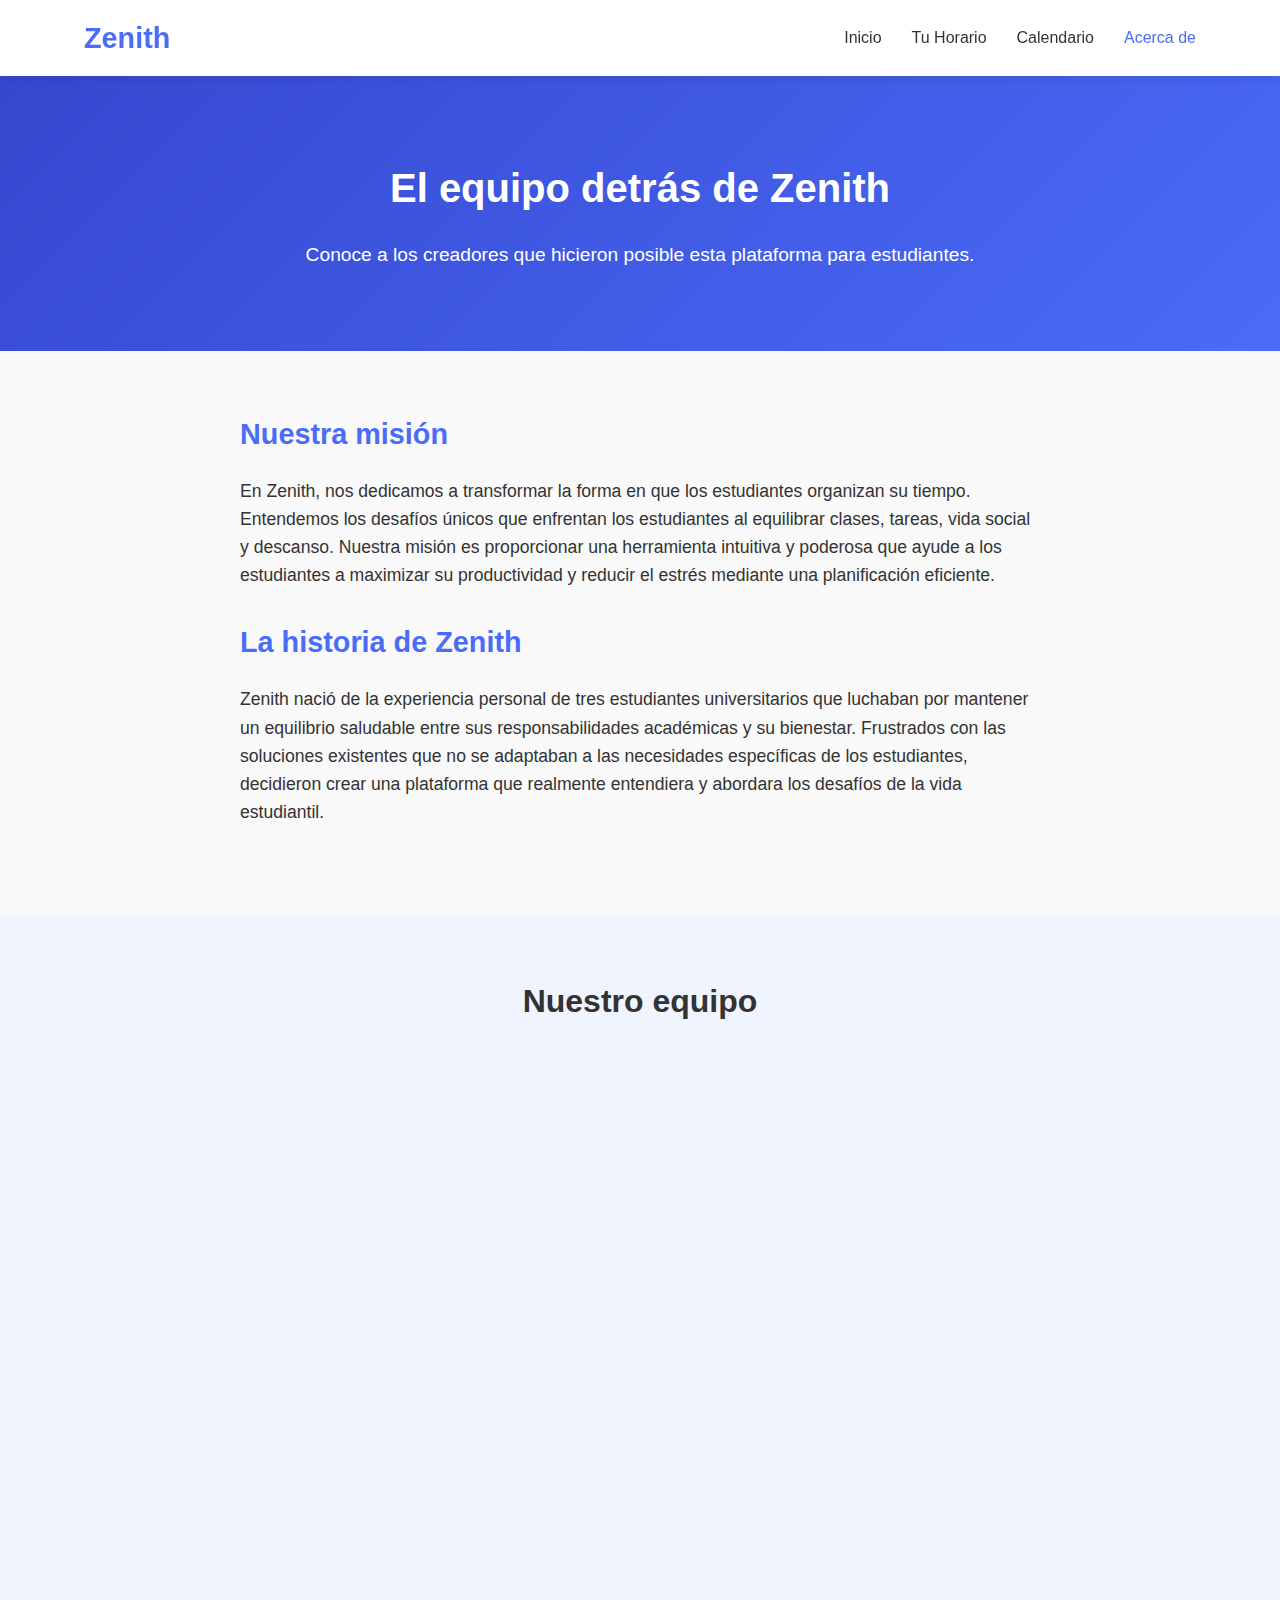
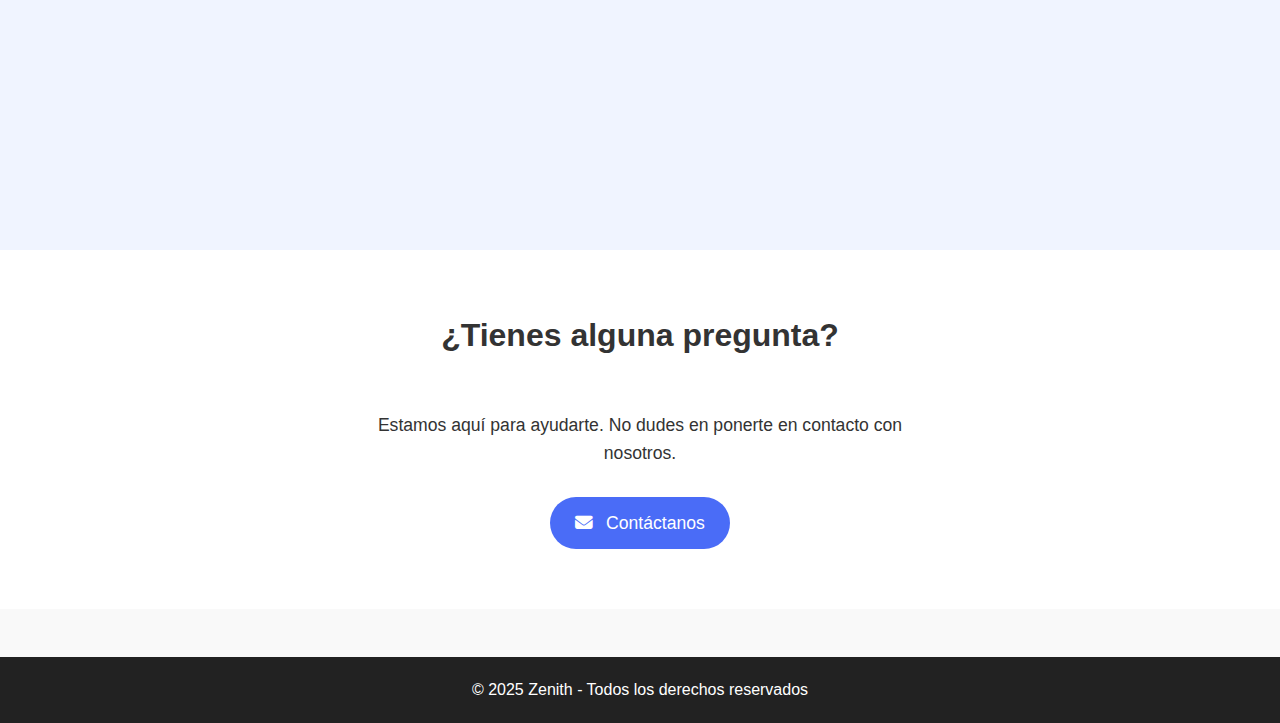
<file: Ventanas/pag4/zenith-nosotros.html>
<!DOCTYPE html>
<html lang="es">

<head>
    <meta charset="UTF-8">
    <meta name="viewport" content="width=device-width, initial-scale=1.0">
    <title>Zenith - Acerca de nosotros</title>
    <link rel="stylesheet" href="https://cdnjs.cloudflare.com/ajax/libs/font-awesome/6.4.0/css/all.min.css">
    <link rel="stylesheet" href="../../assets/css/style_index.css">
    <link rel="stylesheet" href="../../assets/css/style_nosotros.css">
</head>

<body>
    <header>
        <div class="container">
            <nav class="navbar">
                <a href="../../index.html" class="logo">Zenith</a>
                <ul class="nav-menu">
                    <li><a href="../../index.html">Inicio</a></li>
                    <li><a href="../pag2/zenith-schedule.html">Tu Horario</a></li>
                    <li><a href="../pag3/zenith-finalize.html">Calendario</a></li>
                    <li><a href="zenith-nosotros.html" class="active">Acerca de</a></li>
                </ul>
                <div class="hamburger">
                    <i class="fas fa-bars"></i>
                </div>
            </nav>
        </div>
    </header>

    <section class="hero about-hero">
        <div class="container">
            <h1>El equipo detrás de Zenith</h1>
            <p>Conoce a los creadores que hicieron posible esta plataforma para estudiantes.</p>
        </div>
    </section>

    <section class="about-section">
        <div class="container">
            <div class="about-content">
                <h2>Nuestra misión</h2>
                <p>En Zenith, nos dedicamos a transformar la forma en que los estudiantes organizan su tiempo.
                    Entendemos los desafíos únicos que enfrentan los estudiantes al equilibrar clases, tareas, vida
                    social y descanso. Nuestra misión es proporcionar una herramienta intuitiva y poderosa que ayude a
                    los estudiantes a maximizar su productividad y reducir el estrés mediante una planificación
                    eficiente.</p>

                <h2>La historia de Zenith</h2>
                <p>Zenith nació de la experiencia personal de tres estudiantes universitarios que luchaban por mantener
                    un equilibrio saludable entre sus responsabilidades académicas y su bienestar. Frustrados con las
                    soluciones existentes que no se adaptaban a las necesidades específicas de los estudiantes,
                    decidieron crear una plataforma que realmente entendiera y abordara los desafíos de la vida
                    estudiantil.</p>
            </div>
        </div>
    </section>

    <section class="team-section">
        <div class="container">
            <h2 class="section-title">Nuestro equipo</h2>

            <div class="team-members">
                <!-- Miembro 1 -->
                <div class="team-member">
                    <div class="member-image">
                        <img src="../../assets/Images/John.jpg" alt="Foto de perfil">
                    </div>
                    <div class="member-info">
                        <h3>John Álvarez</h3>
                        <p class="member-role">Desarrollador Frontend</p>
                        <<<<<<< HEAD <p class="member-bio">Especialista en desarrollo de interfaces interactivas con
                            enfoque
                            en performance y accesibilidad. Comprometido con el código limpio y las soluciones
                            escalables que equilibran funcionalidad y diseño</p>
                            =======
                            <p class="member-bio">Yo codifique lo de adelante</p>
                            >>>>>>> ce1058937f68d1fffaf8829334972c0f970b3fd5
                            <div class="member-skills">
                                <span>HTML5</span>
                                <span>CSS3</span>
                                <span>JavaScript</span>
                            </div>
                            <div class="member-social">
                                <a href="https://www.instagram.com/john._.alvarez_/" target="_blank"><i
                                        class="fab fa-instagram"></i></a>
                                <a href="https://github.com/John10Alvarezz?tab=repositories" target="_blank"><i
                                        class="fab fa-github"></i></a>
                                <a href="https://john10alvarezz.github.io/Portafolio/" target="_blank"><i
                                        class="fas fa-globe"></i></a>
                            </div>
                    </div>
                </div>

                <!-- Miembro 2 -->
                <div class="team-member">
                    <div class="member-image">
                        <img src="../../assets/Images/jolounai.gif" alt="Gabriel Ramirez">
                    </div>
                    <div class="member-info">
                        <h3>Gabriel R. Brown</h3>
                        <p class="member-role">Diseñador UI/UX</p>
                        <p class="member-bio">Yo diseñe 😀</p>
                        <div class="member-skills">
                            <span>Figma</span>
                            <span>Photoshop</span>
                            <span>Ilustrator</span>
                            <span>Adobe XD</span>
                        </div>
                        <div class="member-social">
                            <a href="#" target="_blank"><i class="fab fa-linkedin"></i></a>
                            <a href="https://github.com/Gabrielo2004" target="_blank"><i class="fab fa-github"></i></a>
                            <a href="https://teclab.uct.cl/~gabriel.alonso/" target="_blank"><i
                                    class="fas fa-globe"></i></a>
                        </div>
                    </div>
                </div>

                <!-- Miembro 3 -->
                <div class="team-member">
                    <div class="member-image">
                        <img src="../../assets/Images/Emanuel.webp" alt="Foto de perfil">
                    </div>
                    <div class="member-info">
                        <h3>Emanuel Torres</h3>
                        <p class="member-role">Desarrollador Backend</p>
                        <p class="member-bio">Yo codifique lo de atras</p>
                        <div class="member-skills">
                            <span>Python</span>
                            <span>PHP</span>
                            <span>Mongo DB</span>
                            <span>MySQL</span>
                        </div>
                        <div class="member-social">
                            <a href="#" target="_blank"><i class="fab fa-linkedin"></i></a>
                            <a href="#" target="_blank"><i class="fab fa-dribbble"></i></a>
                            <a href="#" target="_blank"><i class="fas fa-globe"></i></a>
                        </div>
                    </div>
                </div>
            </div>
        </div>
    </section>

    <section class="contact-section">
        <div class="container">
            <h2 class="section-title">¿Tienes alguna pregunta?</h2>
            <p>Estamos aquí para ayudarte. No dudes en ponerte en contacto con nosotros.</p>
            <a href="mailto:contacto@zenith-app.com" class="btn contact-btn">
                <i class="fas fa-envelope"></i> Contáctanos
            </a>
        </div>
    </section>

    <footer>
        <div class="container">
            <p>&copy; 2025 Zenith - Todos los derechos reservados</p>
        </div>
    </footer>

    <script src="../../assets/js/script_nosotros.js"></script>
</body>

</html>
</file>
<file: assets/css/style_index.css>
:root {
    --primary: #4361ee;
    --secondary: #3f37c9;
    --accent: #4cc9f0;
    --light: #f8f9fa;
    --dark: #212529;
    --success: #4caf50;
    --shadow: 0 4px 6px rgba(0, 0, 0, 0.1);
}

* {
    margin: 0;
    padding: 0;
    box-sizing: border-box;
    font-family: 'Segoe UI', Tahoma, Geneva, Verdana, sans-serif;
}

body {
    background-color: #f5f7fa;
    color: var(--dark);
    line-height: 1.6;
}

.container {
    width: 90%;
    max-width: 1200px;
    margin: 0 auto;
}

header {
    background-color: white;
    box-shadow: var(--shadow);
    position: fixed;
    width: 100%;
    top: 0;
    z-index: 1000;
}

.navbar {
    display: flex;
    justify-content: space-between;
    align-items: center;
    padding: 1rem 0;
}

.logo {
    font-size: 1.8rem;
    font-weight: 700;
    color: var(--primary);
    text-decoration: none;
}

.nav-menu {
    display: flex;
    list-style: none;
}

.nav-menu li {
    margin-left: 2rem;
}

.nav-menu a {
    text-decoration: none;
    color: var(--dark);
    font-weight: 500;
    transition: color 0.3s;
}

.nav-menu a:hover {
    color: var(--primary);
}

.hamburger {
    display: none;
    cursor: pointer;
    font-size: 1.5rem;
}

.hero {
    padding: 8rem 0 4rem;
    text-align: center;
    background: linear-gradient(to right, #4361ee, #4cc9f0);
    color: white;
}

.hero h1 {
    font-size: 3rem;
    margin-bottom: 1rem;
}

.hero p {
    font-size: 1.2rem;
    max-width: 700px;
    margin: 0 auto 2rem;
}

.explanation {
    background-color: white;
    border-radius: 10px;
    padding: 2rem;
    margin: 2rem auto;
    box-shadow: var(--shadow);
    text-align: center;
    max-width: 900px;
}

.explanation h2 {
    color: var(--primary);
    margin-bottom: 1rem;
}

.steps-container {
    display: flex;
    justify-content: space-between;
    flex-wrap: wrap;
    margin: 3rem 0;
    gap: 1.5rem;
}

.step-card {
    flex: 1;
    min-width: 300px;
    background-color: white;
    border-radius: 10px;
    overflow: hidden;
    box-shadow: var(--shadow);
    transition: transform 0.3s;
}

.step-card:hover {
    transform: translateY(-5px);
}

.step-number {
    background-color: var(--primary);
    color: white;
    font-size: 1.5rem;
    font-weight: 700;
    padding: 1rem;
    text-align: center;
}

.step-content {
    padding: 1.5rem;
}

.step-content h3 {
    margin-bottom: 1rem;
    color: var(--dark);
}

.step-content p {
    color: #666;
}

.step-icon {
    font-size: 3rem;
    color: var(--primary);
    margin-bottom: 1rem;
}

.btn {
    display: inline-block;
    background-color: var(--primary);
    color: white;
    padding: 0.8rem 2rem;
    border-radius: 5px;
    text-decoration: none;
    font-weight: 600;
    transition: background-color 0.3s;
    border: none;
    cursor: pointer;
    font-size: 1rem;
}

.btn:hover {
    background-color: var(--secondary);
}

.cta {
    text-align: center;
    margin: 3rem 0;
}

.cta .btn {
    font-size: 1.2rem;
    padding: 1rem 3rem;
}

footer {
    background-color: var(--dark);
    color: white;
    padding: 2rem 0;
    text-align: center;
    margin-top: 3rem;
}

@media (max-width: 768px) {
    .hamburger {
        display: block;
    }

    .nav-menu {
        position: fixed;
        left: -100%;
        top: 70px;
        flex-direction: column;
        background-color: white;
        width: 100%;
        box-shadow: 0 10px 10px rgba(0, 0, 0, 0.1);
        text-align: center;
        transition: 0.3s;
        padding: 1rem 0;
    }

    .nav-menu.active {
        left: 0;
    }

    .nav-menu li {
        margin: 1rem 0;
    }

    .steps-container {
        flex-direction: column;
    }

    .step-card {
        margin-bottom: 1.5rem;
    }

    .hero h1 {
        font-size: 2.2rem;
    }
}
</file>
<file: assets/css/style_shedule.css>
:root {
    --primary: #4361ee;
    --secondary: #3f37c9;
    --accent: #4cc9f0;
    --light: #f8f9fa;
    --dark: #212529;
    --success: #4caf50;
    --shadow: 0 4px 6px rgba(0, 0, 0, 0.1);
}

* {
    margin: 0;
    padding: 0;
    box-sizing: border-box;
    font-family: 'Segoe UI', Tahoma, Geneva, Verdana, sans-serif;
}

body {
    background-color: #f5f7fa;
    color: var(--dark);
    line-height: 1.6;
}

.container {
    width: 90%;
    max-width: 1200px;
    margin: 0 auto;
}

header {
    background-color: white;
    box-shadow: var(--shadow);
    position: fixed;
    width: 100%;
    top: 0;
    z-index: 1000;
}

.navbar {
    display: flex;
    justify-content: space-between;
    align-items: center;
    padding: 1rem 0;
}

.logo {
    font-size: 1.8rem;
    font-weight: 700;
    color: var(--primary);
    text-decoration: none;
}

.nav-menu {
    display: flex;
    list-style: none;
}

.nav-menu li {
    margin-left: 2rem;
}

.nav-menu a {
    text-decoration: none;
    color: var(--dark);
    font-weight: 500;
    transition: color 0.3s;
}

.nav-menu a:hover {
    color: var(--primary);
}

.hamburger {
    display: none;
    cursor: pointer;
    font-size: 1.5rem;
}

.page-title {
    padding: 8rem 0 2rem;
    text-align: center;
    background: linear-gradient(to right, #4361ee, #4cc9f0);
    color: white;
}

.page-title h1 {
    font-size: 2.5rem;
    margin-bottom: 1rem;
}

.page-title p {
    font-size: 1.1rem;
}

.schedule-container {
    background-color: white;
    border-radius: 10px;
    padding: 2rem;
    margin: 2rem auto;
    box-shadow: var(--shadow);
    max-width: 900px;
}

.schedule-container h2 {
    color: var(--primary);
    margin-bottom: 1.5rem;
    text-align: center;
}

.day-selector {
    display: flex;
    flex-wrap: wrap;
    gap: 10px;
    margin-bottom: 2rem;
    justify-content: center;
}

.day-btn {
    padding: 0.5rem 1rem;
    background-color: #edf2f7;
    border: none;
    border-radius: 5px;
    cursor: pointer;
    transition: all 0.3s;
}

.day-btn.active {
    background-color: var(--primary);
    color: white;
}

.time-slots {
    margin-bottom: 2rem;
}

.time-slot {
    display: flex;
    margin-bottom: 1rem;
    align-items: center;
    padding: 1rem;
    border-radius: 5px;
    border: 1px solid #ddd;
    background-color: #f9f9f9;
}

.time {
    width: 150px;
    font-weight: 600;
}

.slot-input {
    flex: 1;
    display: flex;
    gap: 10px;
}

input[type="text"],
select {
    width: 100%;
    padding: 0.7rem;
    border-radius: 5px;
    border: 1px solid #ddd;
}

.add-slot {
    padding: 0.7rem 1rem;
    background-color: var(--primary);
    color: white;
    border: none;
    border-radius: 5px;
    cursor: pointer;
    margin-bottom: 2rem;
    display: block;
    width: 100%;
    font-weight: 600;
}

.actions {
    display: flex;
    justify-content: space-between;
    margin-top: 2rem;
}

.btn {
    display: inline-block;
    background-color: var(--primary);
    color: white;
    padding: 0.8rem 2rem;
    border-radius: 5px;
    text-decoration: none;
    font-weight: 600;
    transition: background-color 0.3s;
    border: none;
    cursor: pointer;
    font-size: 1rem;
}

.btn-outline {
    background-color: transparent;
    border: 2px solid var(--primary);
    color: var(--primary);
    align-items: right;
}

.btn:hover {
    background-color: var(--secondary);
}

.btn-outline:hover {
    background-color: #f0f4ff;
}

.ai-assist {
    margin: 2rem auto;
    background-color: #e0f2fe;
    border-radius: 10px;
    padding: 1.5rem;
    display: flex;
    align-items: center;
    max-width: 900px;
    box-shadow: var(--shadow);
}

.ai-icon {
    font-size: 2rem;
    color: var(--primary);
    margin-right: 1rem;
}

.ai-content {
    flex: 1;
}

.ai-content h3 {
    margin-bottom: 0.5rem;
    color: var(--primary);
}

.ai-actions {
    display: flex;
    gap: 10px;
    margin-top: 1rem;
}

footer {
    background-color: var(--dark);
    color: white;
    padding: 2rem 0;
    text-align: center;
    margin-top: 3rem;
}

@media (max-width: 768px) {
    .hamburger {
        display: block;
    }

    .nav-menu {
        position: fixed;
        left: -100%;
        top: 70px;
        flex-direction: column;
        background-color: white;
        width: 100%;
        box-shadow: 0 10px 10px rgba(0, 0, 0, 0.1);
        text-align: center;
        transition: 0.3s;
        padding: 1rem 0;
    }

    .nav-menu.active {
        left: 0;
    }

    .nav-menu li {
        margin: 1rem 0;
    }

    .time-slot {
        flex-direction: column;
        align-items: flex-start;
    }

    .time {
        margin-bottom: 1rem;
        width: 100%;
    }

    .actions {
        flex-direction: column;
        gap: 1rem;
    }

    .actions .btn {
        width: 100%;
        text-align: center;
    }
}
.save-draft {
    background-color: #4CAF50; /* Verde */
    color: white;
    padding: 10px 20px;
    font-size: 16px;
    border: none;
    border-radius: 8px;
    cursor: pointer;
    transition: background-color 0.3s ease;
    display: inline-flex;
    align-items: center;
    gap: 8px;
}

.save-draft:hover {
    background-color: #45a049;
}
/* Estilo general para inputs dentro de la tabla */
#schedule-table input[type="time"] {
    width: 80px;
    padding: 6px;
    font-size: 14px;
    border: 1px solid #ccc;
    border-radius: 6px;
    margin: 0 2px;
}

/* Ajuste visual para el contenedor de la hora */
#schedule-table td:first-child {
    display: flex;
    align-items: center;
    justify-content: center;
    gap: 4px;
}

/* Estilo opcional para los inputs de texto */
#schedule-table input[type="text"] {
    width: 100%;
    padding: 6px;
    font-size: 14px;
    border: 1px solid #ccc;
    border-radius: 6px;
    box-sizing: border-box;
}

/* Botón eliminar fila */
#schedule-table button {
    background-color: transparent;
    border: none;
    font-size: 18px;
    cursor: pointer;
}
</file>
<file: assets/css/style_nosotros.css>
/* Estilos generales - heredados del estilo principal */
@import url('https://fonts.googleapis.com/css2?family=Poppins:wght@300;400;500;600;700&display=swap');

* {
    margin: 0;
    padding: 0;
    box-sizing: border-box;
}

body {
    font-family: 'Poppins', sans-serif;
    line-height: 1.6;
    color: #333;
    background-color: #f9f9f9;
}

.container {
    max-width: 1200px;
    margin: 0 auto;
    padding: 0 20px;
}

a {
    text-decoration: none;
    color: #4a6cf7;
}

/* Header y navegación */
header {
    background-color: #fff;
    box-shadow: 0 2px 10px rgba(0, 0, 0, 0.1);
    position: sticky;
    top: 0;
    z-index: 100;
}

.navbar {
    display: flex;
    justify-content: space-between;
    align-items: center;
    padding: 15px 0;
}

.logo {
    font-size: i.8em;
    font-weight: 700;
    color: #4a6cf7;
}

.nav-menu {
    display: flex;
    list-style: none;
}

.nav-menu li {
    margin-left: 30px;
}

.nav-menu a {
    color: #333;
    font-weight: 500;
    transition: color 0.3s;
}

.nav-menu a:hover,
.nav-menu a.active {
    color: #4a6cf7;
}

.hamburger {
    display: none;
    cursor: pointer;
    font-size: 1.5em;
}

/* Hero section */
.hero {
    background: linear-gradient(135deg, #4a6cf7, #3647cf);
    color: #fff;
    padding: 80px 0;
    text-align: center;
}

.hero h1 {
    font-size: 2.5em;
    margin-bottom: 20px;
}

.hero p {
    font-size: 1.2em;
    max-width: 700px;
    margin: 0 auto;
}

.about-hero {
    background: linear-gradient(135deg, #3647cf, #4a6cf7);
}

/* About section */
.about-section {
    padding: 60px 0;
}

.about-content {
    max-width: 800px;
    margin: 0 auto;
}

.about-content h2 {
    color: #4a6cf7;
    margin-bottom: 20px;
    font-size: 1.8em;
}

.about-content p {
    margin-bottom: 30px;
    font-size: 1.1em;
}

/* Team section */
.team-section {
    padding: 60px 0;
    background-color: #f0f4ff;
}

.section-title {
    text-align: center;
    font-size: 2em;
    color: #333;
    margin-bottom: 50px;
}

.team-members {
    display: flex;
    flex-wrap: wrap;
    justify-content: center;
    gap: 30px;
}

.team-member {
    background-color: #fff;
    border-radius: 10px;
    overflow: hidden;
    box-shadow: 0 5px 15px rgba(0, 0, 0, 0.1);
    width: 100%;
    max-width: 350px;
    transition: transform 0.3s, box-shadow 0.3s;
}

.team-member:hover {
    transform: translateY(-5px);
    box-shadow: 0 8px 20px rgba(0, 0, 0, 0.15);
}

.member-image {
    height: 250px;
    overflow: hidden;
}

.member-image img {
    width: 100%;
    height: 100%;
    object-fit: cover;
    transition: transform 0.5s;
}

.team-member:hover .member-image img {
    transform: scale(1.05);
}

.member-info {
    padding: 20px;
}

.member-info h3 {
    font-size: 1.3em;
    margin-bottom: 5px;
    color: #333;
}

.member-role {
    color: #4a6cf7;
    font-weight: 600;
    margin-bottom: 15px;
}

.member-bio {
    margin-bottom: 15px;
    font-size: 0.95em;
    line-height: 1.5;
}

.member-skills {
    display: flex;
    flex-wrap: wrap;
    gap: 8px;
    margin-bottom: 15px;
}

.member-skills span {
    background-color: #e6ecff;
    color: #4a6cf7;
    font-size: 0.8em;
    padding: 4px 12px;
    border-radius: 20px;
}

.member-social {
    display: flex;
    gap: 15px;
}

.member-social a {
    color: #666;
    font-size: 1.2em;
    transition: color 0.3s;
}

.member-social a:hover {
    color: #4a6cf7;
}

/* Contact section */
.contact-section {
    background-color: #fff;
    padding: 60px 0;
    text-align: center;
}

.contact-section p {
    max-width: 600px;
    margin: 0 auto 30px auto;
    font-size: 1.1em;
}

.btn {
    display: inline-block;
    background-color: #4a6cf7;
    color: #fff;
    padding: 12px 25px;
    border-radius: 30px;
    font-weight: 500;
    transition: background-color 0.3s, transform 0.2s;
}

.btn:hover {
    background-color: #3647cf;
    transform: translateY(-2px);
}

.contact-btn {
    font-size: 1.1em;
}

.contact-btn i {
    margin-right: 8px;
}

/* Footer */
footer {
    background-color: #222;
    color: #fff;
    padding: 20px 0;
    text-align: center;
}

/* Responsive styles */
@media screen and (max-width: 768px) {
    .team-members {
        flex-direction: column;
        align-items: center;
    }

    .hamburger {
        display: block;
    }

    .nav-menu {
        position: fixed;
        top: 70px;
        left: -100%;
        flex-direction: column;
        background-color: #fff;
        width: 100%;
        text-align: center;
        transition: 0.3s;
        box-shadow: 0 10px 10px rgba(0, 0, 0, 0.1);
        padding: 20px 0;
    }

    .nav-menu.active {
        left: 0;
    }

    .nav-menu li {
        margin: 15px 0;
    }
}

@media screen and (max-width: 480px) {
    .hero {
        padding: 60px 0;
    }

    .hero h1 {
        font-size: 2em;
    }

    .team-member {
        max-width: 300px;
    }
}
</file>
